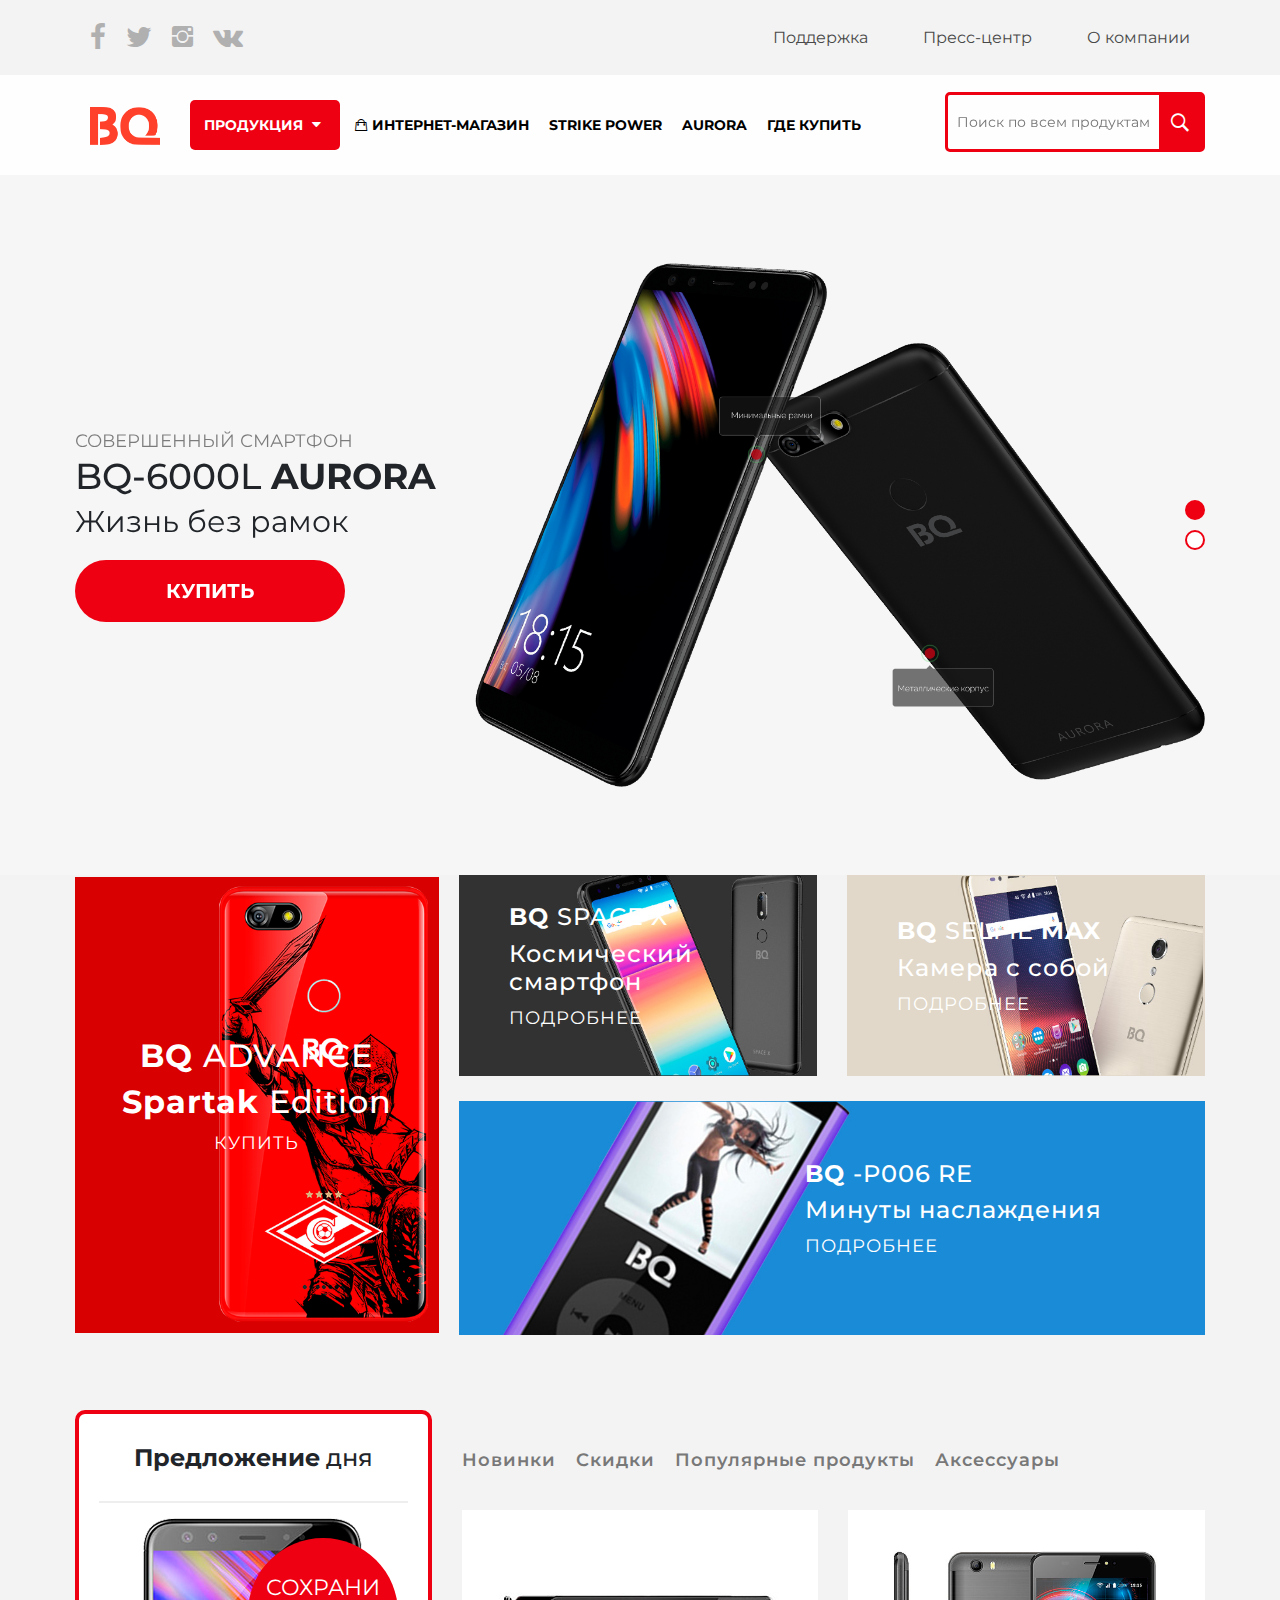
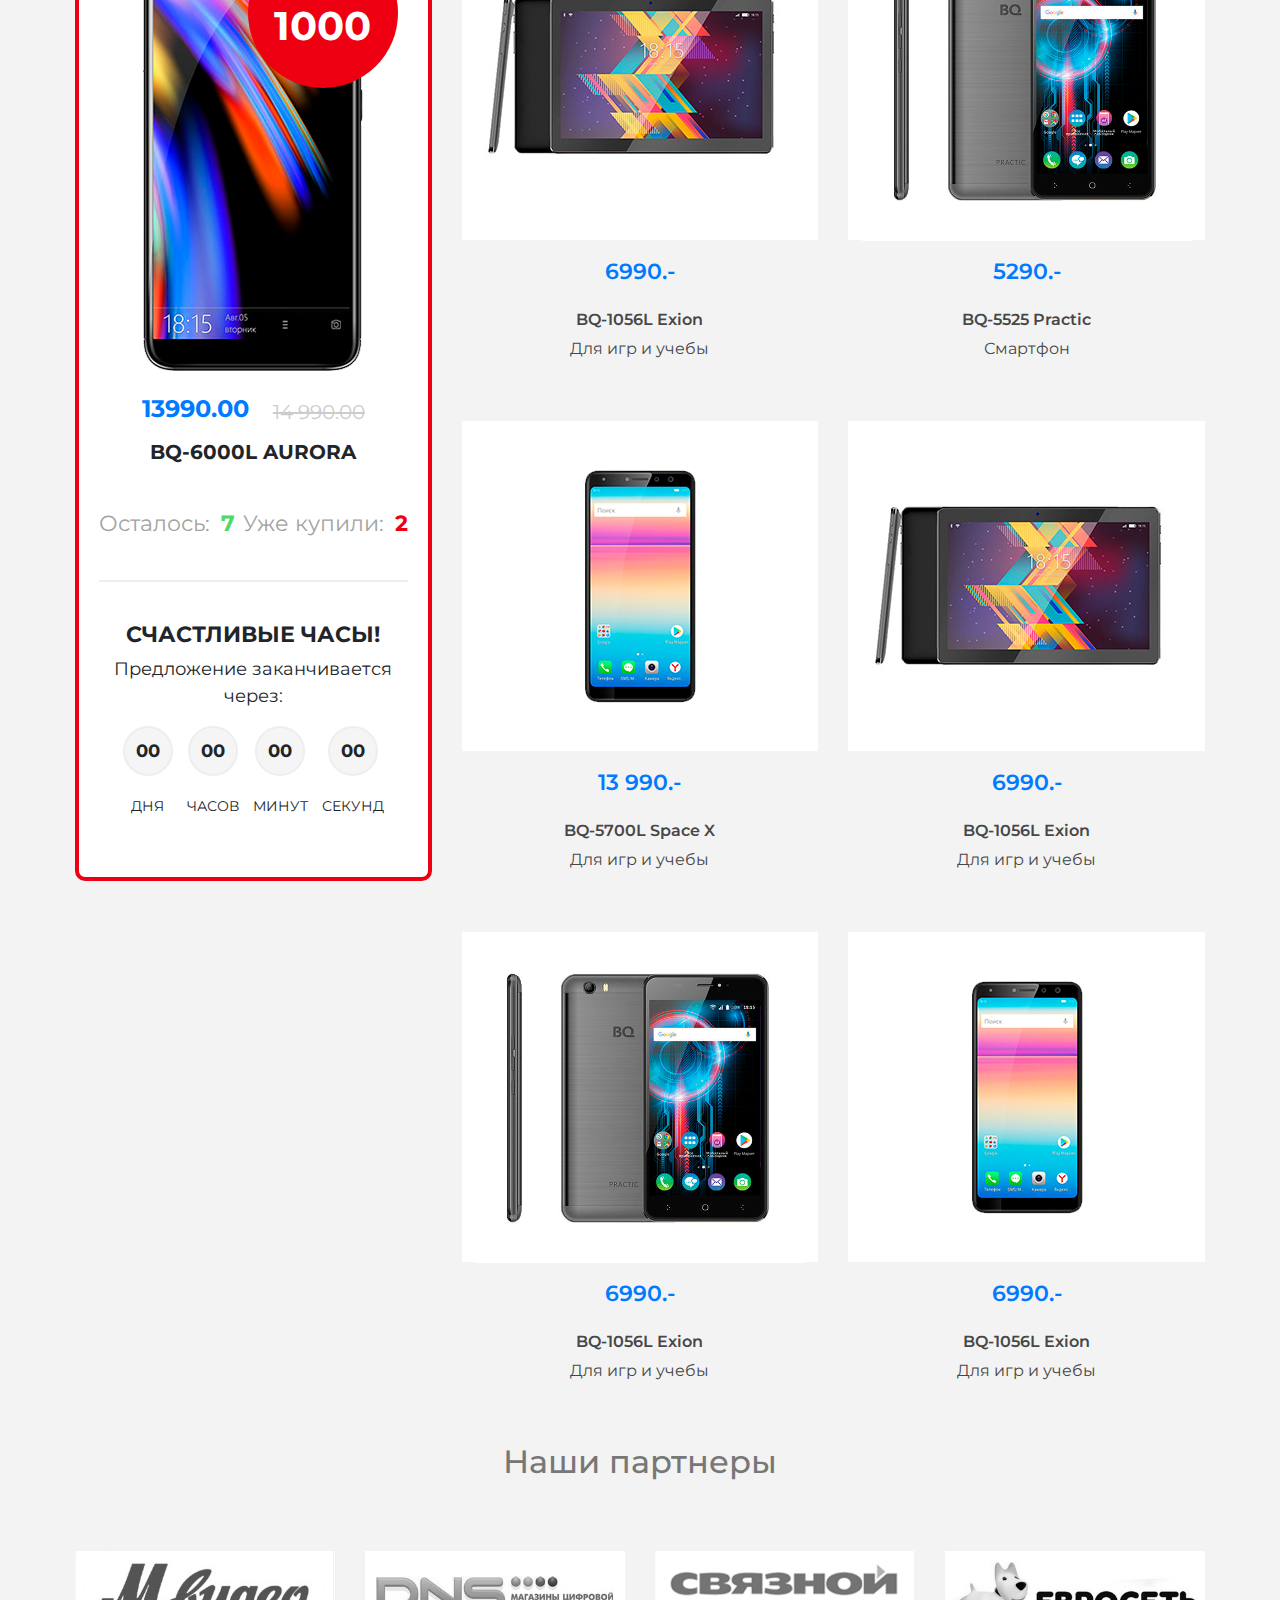
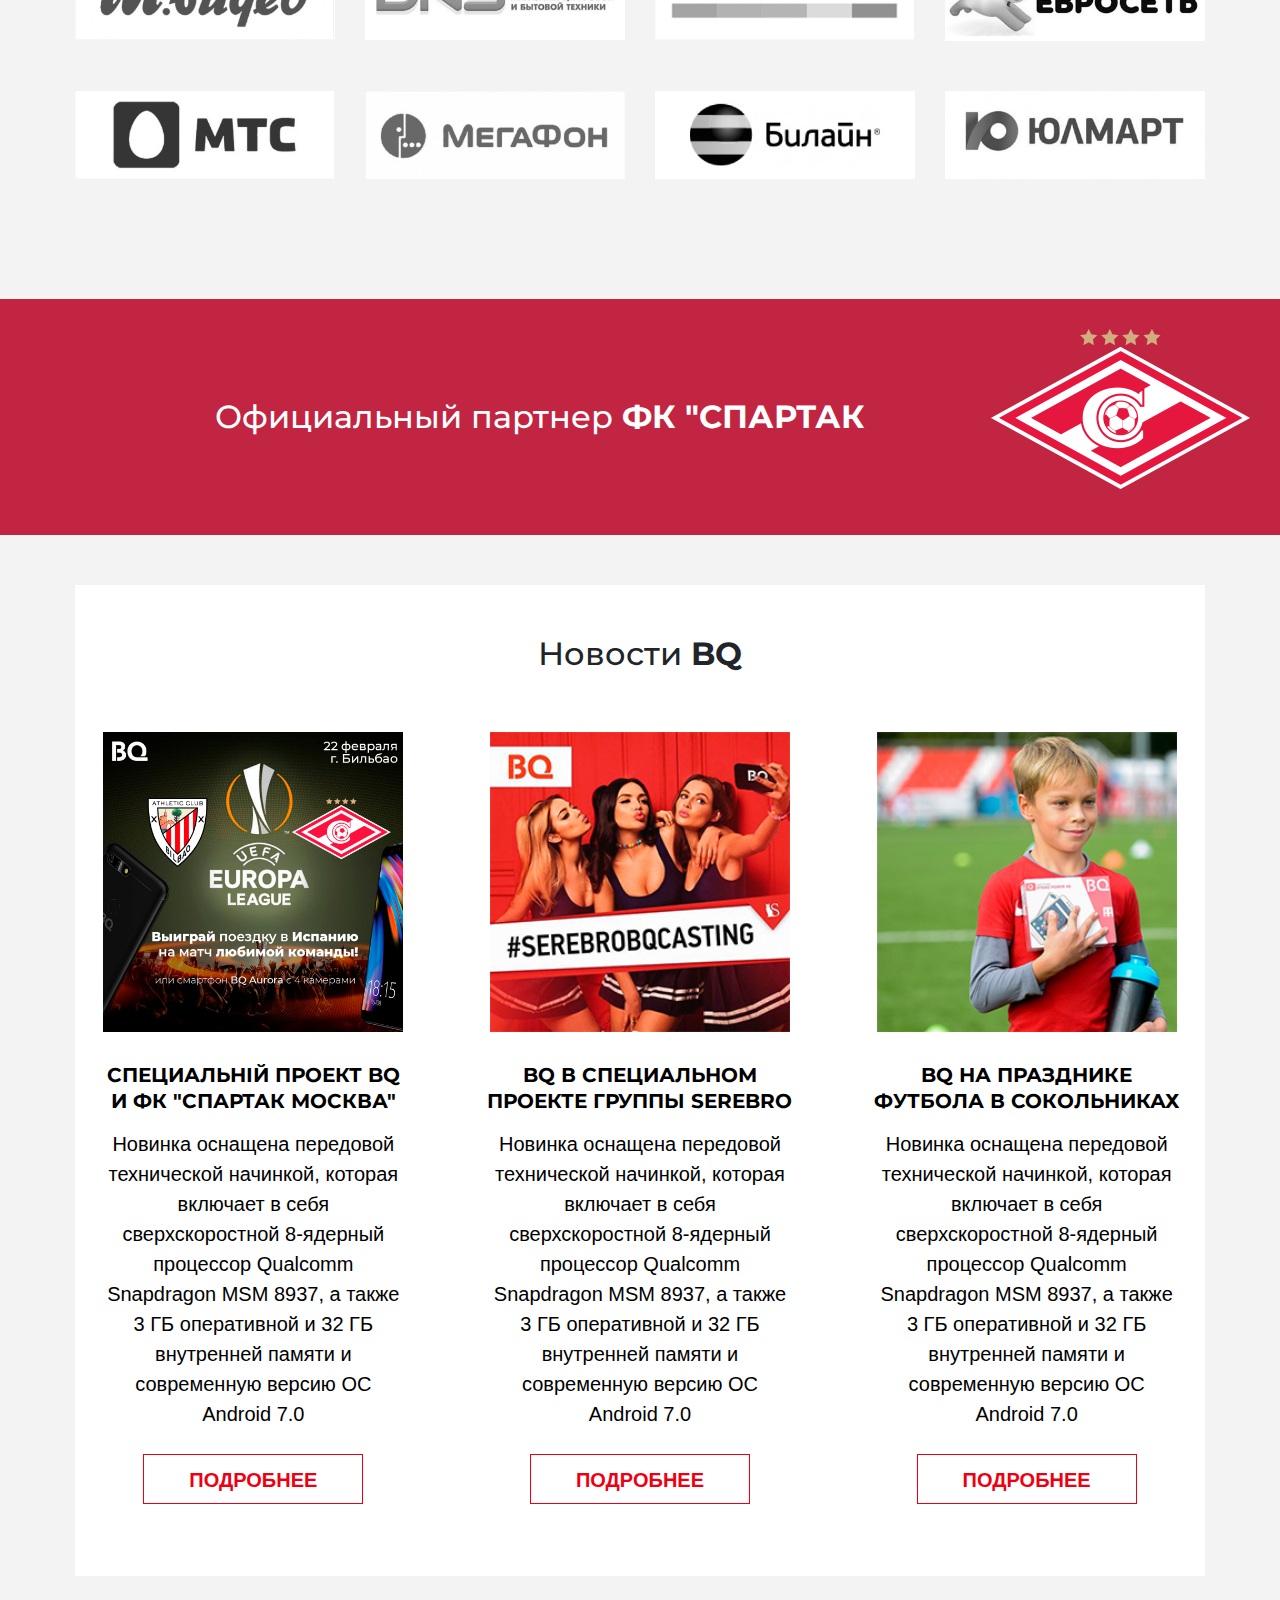
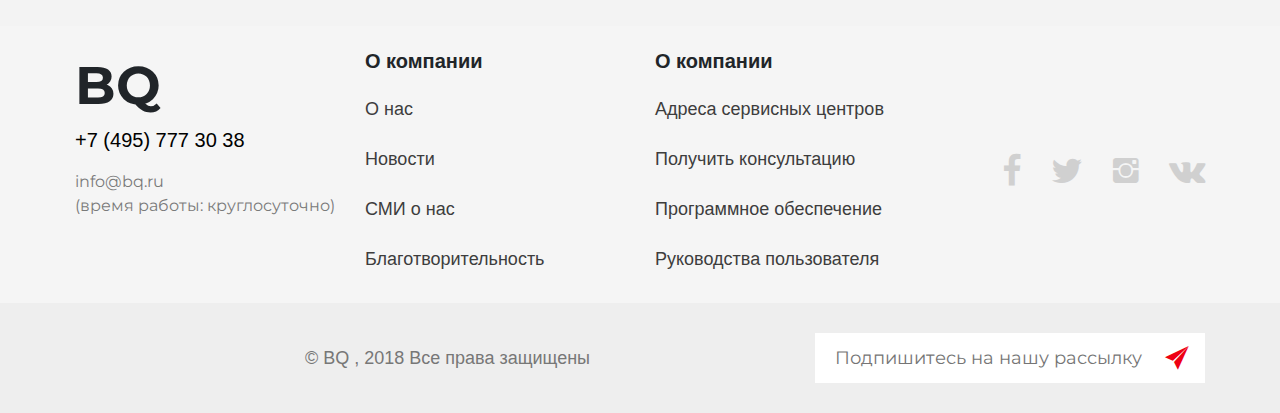
<file: index.html>
<!DOCTYPE html>
<html lang="ru">
<head>
    <meta charset="UTF-8">
    <meta http-equiv="X-UA-Compatible" content="IE=edge">
    <meta name="viewport" content="width=device-width, user-scalable=no, initial-scale=1.0, maximum-scale=1.0, minimum-scale=1.0">
    <link rel="stylesheet" href="css/bootstrap.css">
    <link rel="stylesheet" href="css/ionicons.css">
    <link rel="stylesheet" href="js/library/slick/slick.css">
    <link rel="stylesheet" href="https://maxcdn.bootstrapcdn.com/font-awesome/4.7.0/css/font-awesome.min.css">
    <link rel="stylesheet" href="css/common.css">
    <link rel="stylesheet" href="css/media.css">
    <link href="https://fonts.googleapis.com/css?family=Montserrat:400,600,700" rel="stylesheet">
    <title>BQ</title>
</head>
<body>
<header>
    <div class="container-fluid">
        <div class="row">
            <section class="top-nav d-flex pad hidden-md">
                <div class="col-xl-6">
                    <ul class="list-unstyled d-flex social">
                        <li><a href="#"><i class="fa fa-facebook"></i></a></li>
                        <li><a href="#"><i class="fa fa-twitter"></i></a></li>
                        <li><a href="#"><i class="ion-social-instagram"></i></a></li>
                        <li><a href="#"><i class="fa fa-vk"></i></a></li>
                    </ul>
                </div>
                <div class="col-xl-6">
                    <nav>
                        <ul class="list-unstyled top-nav d-flex justify-content-end">
                            <li><a href="#">Поддержка</a></li>
                            <li><a href="#">Пресс-центр</a></li>
                            <li><a href="#">О компании</a></li>
                        </ul>
                    </nav>
                </div>
            </section>
            <section class="header d-flex hidden-md">
                <div class="col-xl-12">
                    <nav>
                        <div class="nav-menu d-flex">
                            <ul class="header list-unstyled d-flex hidden-md">
                                <a href="#" class="logo-item"><img src="img/logo.png" alt="logo"></a>
                                <li>
                                    <section class="products">
                                        <a href="#">Продукция <i class="ion-arrow-down-b"></i></a>
                                        <ul class="list-unstyled">
                                            <li><a href="#">Product 1</a></li>
                                            <li><a href="#">Product 2</a></li>
                                            <li><a href="#">Product 3</a></li>
                                            <li><a href="#">Product 4</a></li>
                                            <li><a href="#">Product 5</a></li>
                                        </ul>

                                    </section>
                                </li>
                                <li><a href="#"><i class="ion-bag"></i>интернет-магазин</a></li>
                                <li><a href="#">strike power</a></li>
                                <li><a href="#">aurora</a></li>
                                <li><a href="#">где купить</a></li>
                            </ul>
                            <ul class="list-unstyled search d-flex justify-content-end hidden-md">
                                <form action="#" class="search-form d-flex">
                                    <input type="text" placeholder="Поиск по всем продуктам">
                                    <button type="submit" ><a href="#"><i class="ion-ios-search-strong"></i></a></button>
                                </form>
                            </ul>

                        </div>
                    </nav>
                </div>
            </section>
            <section class="header visible-md row no-gutters align-items-center justify-content-between">
              <a href="#" class="logo-item visible-md"><img src="img/logo.png" alt="logo"></a>
              <div class="hamburger-box visible-md">
                <div class="hamburger-inner"></div>
              </div>
            </section>
        </div>
    </div>
</header>
<div class="mobile-panel pad" id="mobile-panel">
  <ul class="header list-unstyled">
      <li>
        <a href="#" class="toggle-button">Продукция <i class="ion-arrow-down-b"></i></a>
        <ul class="drop-menu list-unstyled">
            <li><a href="#">Product 1</a></li>
            <li><a href="#">Product 2</a></li>
            <li><a href="#">Product 3</a></li>
            <li><a href="#">Product 4</a></li>
            <li><a href="#">Product 5</a></li>
        </ul>
      </li>
      <li><a href="#">интернет-магазин</a></li>
      <li><a href="#">strike power</a></li>
      <li><a href="#">aurora</a></li>
      <li><a href="#">где купить</a></li>
      <li><a href="#">Поддержка</a></li>
      <li><a href="#">Пресс-центр</a></li>
      <li><a href="#">О компании</a></li>
  </ul>
  <form action="#" class="search-form d-flex">
    <input type="text" placeholder="Поиск по всем продуктам">
    <button type="submit"><a href="#"><i class="ion-ios-search-strong"></i></a></button>
  </form>
  <ul class="list-unstyled d-flex social">
      <li><a href="#"><i class="fa fa-facebook"></i></a></li>
      <li><a href="#"><i class="fa fa-twitter"></i></a></li>
      <li><a href="#"><i class="ion-social-instagram"></i></a></li>
      <li><a href="#"><i class="fa fa-vk"></i></a></li>
  </ul>
</div>
<section class="main-content">
    <div class="container-fluid pad slider hidden-xs">
      <div class="row no-gutters">
          <!--Слайдер заглушка-->
          <div class="main-slider">
            <div class="slider-item">
              <div class="slider-descr row no-gutters align-items-center">
                <div>
                  <div class="slider-name">СОВЕРШЕННЫЙ СМАРТФОН</div>
                  <h2 class="slider-title">BQ-6000L <b>Aurora</b></h2>
                  <p class="slider-text">
                    Жизнь без рамок
                  </p>
                  <a href="#" class="btn btn-red">Купить</a>
                </div>
              </div>
              <div class="slider-img row no-gutters align-items-center">
                <div class="slider-img__item">
                  <img src="img/slide-img.png" alt="">
                </div>
              </div>
            </div>
            <div class="slider-item">
              <div class="slider-descr row no-gutters align-items-center">
                <div>
                  <div class="slider-name">СОВЕРШЕННЫЙ СМАРТФОН</div>
                  <h2 class="slider-title">BQ-6000L <b>Aurora</b></h2>
                  <a href="#" class="btn btn-red">Купить</a>
                </div>
              </div>
            </div>
          </div>
        </div>
    </div>
    <div class="container-fluid pad">
            <div class="row no-gutters">
                <!--Специальные предложения-->
                <div class="special-offers d-flex">
                    <div class="post-thumb" style="margin-right: 20px;">
                        <a href="#">
                            <img src="img/5500L-red_back.png" alt="" class="hidden-sm">
                            <div class="post-img visible-sm" style="background-image: url(img/5500L-red_back.png)"></div>
                        </a>
                        <a href="#" class="post-thumb-overlay text-center row no-gutters align-items-center">
                            <div class="text-center">
                                <h1><strong>BQ </strong>ADVANCE</h1>
                                <h1><strong>Spartak </strong>Edition</h1>
                                <p>купить</p>
                            </div>
                        </a>
                    </div>
                    <div class="justify-content-end">
                        <div class="d-flex sm-block">
                            <div class="post-thumb">
                                <a href="#">
                                  <img class="hidden-sm" src="img/bq_space-x.jpg" alt="">
                                  <div class="post-img visible-sm" style="background-image: url(img/bq_space-x.jpg)"></div>
                                </a>
                                <a href="#" class="post-thumb-overlay text-left row no-gutters align-items-center">
                                    <div class="" style="padding-left: 50px;">
                                        <h2><strong>BQ </strong>SPACE X</h2>
                                        <h2>Космический смартфон</h2>
                                        <p>подробнее</p>
                                    </div>
                                </a>

                            </div>
                            <div class="post-thumb" style="margin-left: 30px;">
                                    <a href="#">
                                        <img class="hidden-sm" src="img/bq_selfie-max.jpg" alt="">
                                        <div class="post-img visible-sm" style="background-image: url(img/bq_selfie-max.jpg)"></div>
                                    </a>
                                    <a href="#" class="post-thumb-overlay text-left row no-gutters align-items-center">
                                        <div class="" style="padding-left: 50px;">
                                            <h2><strong>BQ </strong>SELFIE <strong>MAX</strong></h2>
                                            <h2>Камера с собой</h2>
                                            <p>подробнее</p>
                                        </div>
                                    </a>
                            </div>
                        </div>
                        <div class="post-thumb" style="margin-top: 25px;">
                            <a href="#">
                                <img class="hidden-sm" src="img/BQ-P006-1_Foto_630x475.jpg" alt="">
                                <div class="post-img visible-sm" style="background-image: url(img/BQ-P006-1_Foto_630x475.jpg)"></div>
                            </a>
                            <a href="#" class="post-thumb-overlay text-right row no-gutters align-items-center">
                                <div class="clearfix">
                                    <div class="right-text">
                                      <h2><strong>BQ </strong>-P006 RE</h2>
                                      <h2>Минуты наслаждения</h2>
                                      <p>подробнее</p>
                                    </div>
                                </div>
                            </a>
                        </div>
                    </div>
                </div>
            </div>
            <div class="catalog d-flex">
                    <div class="row">
                    <div class="col-xl-4 hidden-xs">
                        <div class="day-offer">
                          <div class="day-offer__header">
                            <h3 class="item-title"><b>Предложение</b> дня</h3>
                          </div>
                          <div class="day-offer__content">
                            <div class="day-offer__img">
                              <img src="img/phone.png" alt="">
                              <div class="day-offer__label row no-gutters align-items-center">
                                <div>
                                  сохрани <br>
                                  <b>1000</b>
                                </div>
                              </div>
                            </div>
                            <div class="day-offer__price">
                              <div class="price-today">13990.00</div>
                              <div class="price-prev">14 990.00</div>
                            </div>
                            <div class="day-offer__name">
                              <b>BQ-6000L AURORA</b>
                            </div>
                            <div class="day-offer__count row no-gutters justify-content-between">
                              <div>
                                Осталось: <span class="green-color">7</span>
                              </div>
                              <div>
                                Уже купили: <span class="red-color">2</span>
                              </div>
                            </div>
                          </div>
                          <div class="day-offer__footer">
                            <div class="timer">
                              <h3 class="timer-title">СЧАСТЛИВЫЕ ЧАСЫ!</h3>
                              <p class="timer-subtitle">
                                Предложение заканчивается через:
                              </p>
                              <div id="clock"></div>
                            </div>
                          </div>
                        </div>
                    </div>
                    <div class="col-xl-8">
                        <div class="catalog-items">
                            <div class="catalog-categories d-flex">
                                <div><a href="#">Новинки</a></div>
                                <div><a href="#">Скидки</a></div>
                                <div><a href="#">Популярные продукты</a></div>
                                <div><a href="#">Аксессуары</a></div>
                            </div>

                            <div class="products d-flex">
                                <div class="row">
                                    <div class="product-item col-xl-4">
                                        <div class="product">
                                            <a href="#">
                                            <div class="prew_img">
                                                <img src="img/exion.jpg" alt="">
                                            </div>
                                            <div class="price">6990.-</div>
                                            <div class="name">BQ-1056L Exion</div>
                                            <div class="category">Для игр и учебы</div>
                                            </a>
                                        </div>
                                    </div>
                                    <div class="product-item col-xl-4">
                                        <div class="product">
                                            <a href="#">
                                                <div class="prew_img">
                                                    <img src="img/2200.png" alt="">
                                                </div>
                                                <div class="price">5290.-</div>
                                                <div class="name">BQ-5525 Practic</div>
                                                <div class="category">Смартфон</div>
                                            </a>
                                        </div>
                                    </div>
                                    <div class="product-item col-xl-4">
                                        <div class="product">
                                            <a href="#">
                                                <div class="prew_img">
                                                    <img src="img/space-x.jpg" alt="">
                                                </div>
                                                <div class="price">13 990.-</div>
                                                <div class="name">BQ-5700L Space X</div>
                                                <div class="category">Для игр и учебы</div>
                                            </a>
                                        </div>
                                    </div>
                                    <div class="product-item col-xl-4">
                                        <div class="product">
                                            <a href="#">
                                                <div class="prew_img">
                                                    <img src="img/exion.jpg" alt="">
                                                </div>
                                                <div class="price">6990.-</div>
                                                <div class="name">BQ-1056L Exion</div>
                                                <div class="category">Для игр и учебы</div>
                                            </a>
                                        </div>
                                    </div>
                                    <div class="product-item col-xl-4">
                                        <div class="product">
                                            <a href="#">
                                                <div class="prew_img">
                                                    <img src="img/2200.png" alt="">
                                                </div>
                                                <div class="price">6990.-</div>
                                                <div class="name">BQ-1056L Exion</div>
                                                <div class="category">Для игр и учебы</div>
                                            </a>
                                        </div>
                                    </div>
                                    <div class="product-item col-xl-4">
                                        <div class="product">
                                            <a href="#">
                                                <div class="prew_img">
                                                    <img src="img/space-x.jpg" alt="">
                                                </div>
                                                <div class="price">6990.-</div>
                                                <div class="name">BQ-1056L Exion</div>
                                                <div class="category">Для игр и учебы</div>
                                            </a>
                                        </div>
                                    </div>
                                </div>
                            </div>
                        </div>
                    </div>

                </div>

            </div>
            <div class="partners">
                <div class="row">
                    <div class="col-xl-12">
                        <h1>Наши партнеры</h1>
                    </div>
                </div>
                <div class="partners-name">
                    <div class="row">
                        <div class="col-xl-3 col-sm-4 col-6">
                            <div class="partner">
                                <a href="#">
                                    <img src="img/m-video-logo.jpg" alt="">
                                </a>
                            </div>
                        </div>
                        <div class="col-xl-3 col-sm-4 col-6">
                            <div class="partner">
                                <a href="#">
                                    <img src="img/dns-logo.jpg" alt="">
                                </a>
                            </div>
                        </div>
                        <div class="col-xl-3 col-sm-4 col-6">
                            <div class="partner">
                                <a href="#">
                                    <img src="img/svyaznoy-logo.png" alt="">
                                </a>
                            </div>
                        </div>
                        <div class="col-xl-3 col-sm-4 col-6">
                            <div class="partner">
                                <a href="#">
                                    <img src="img/euro-net.jpg" alt="">
                                </a>
                            </div>
                        </div>
                        <div class="col-xl-3 col-sm-4 col-6">
                            <div class="partner">
                                <a href="#">
                                    <img src="img/mts-logo.jpg" alt="">
                                </a>
                            </div>
                        </div>
                        <div class="col-xl-3 col-sm-4 col-6">
                            <div class="partner">
                                <a href="#">
                                    <img src="img/megafon-logo.jpg" alt="">
                                </a>
                            </div>
                        </div>
                        <div class="col-xl-3 col-sm-4 col-6">
                            <div class="partner">
                                <a href="#">
                                    <img src="img/biline-logo.jpg" alt="">
                                </a>
                            </div>
                        </div>
                        <div class="col-xl-3 col-sm-4 col-6">
                            <div class="partner">
                                <a href="#">
                                    <img src="img/asulmart.jpg" alt="">
                                </a>
                            </div>
                        </div>
                    </div>
                </div>
                </div>
    </div>
    <div class="container-fluid oficial hidden-sm">
        <div class="col-xl-12">
            <div class="d-flex">
                <h1>Официальный партнер <strong>ФК "СПАРТАК МОСКВА"</strong></h1>
                <img src="img/spartak-logo.png" alt="">
            </div>

        </div>
    </div>
    <div class="container-fluid pad">
        <div class="news">
            <div class="row">
                <div class="col-xl-12">
                    <div class="news-title text-center">
                        <h1>Новости <b>BQ</b></h1>
                    </div>
                </div>
            </div>
            <div class="row">
                <div class="col-xl-4">
                    <div class="news-item text-center">
                        <a href="#">
                            <div class="news-prew_img">
                                <img src="img/bq-euro.jpg" alt="">
                            </div>
                            <div class="news-item_title">
                                специальній проект BQ и фк "спартак москва"
                            </div>
                            <div class="description">Новинка оснащена передовой технической начинкой, которая включает в себя сверхскоростной 8-ядерный процессор Qualcomm Snapdragon MSM 8937, а также 3 ГБ оперативной и 32 ГБ внутренней памяти и современную версию ОС Android 7.0
                            </div>
                            <div class="more">Подробнее</div>
                        </a>
                    </div>
                </div>
                <div class="col-xl-4">
                    <div class="news-item text-center">
                        <a href="#">
                            <div class="news-prew_img text-center">
                                <img src="img/bq-cast.jpg" alt="">
                            </div>
                            <div class="news-item_title">
                                BQ в специальном проекте группы serebro
                            </div>
                            <div class="description">Новинка оснащена передовой технической начинкой, которая включает в себя сверхскоростной 8-ядерный процессор Qualcomm Snapdragon MSM 8937, а также 3 ГБ оперативной и 32 ГБ внутренней памяти и современную версию ОС Android 7.0
                            </div>
                            <div class="more">Подробнее</div>
                        </a>
                    </div>
                </div>
                <div class="col-xl-4">
                    <div class="news-item text-center">
                        <a href="#">
                            <div class="news-prew_img">
                                <img src="img/bq-foot.jpg" alt="">
                            </div>
                            <div class="news-item_title">
                                BQ на празднике футбола в сокольниках
                            </div>
                            <div class="description">Новинка оснащена передовой технической начинкой, которая включает в себя сверхскоростной 8-ядерный процессор Qualcomm Snapdragon MSM 8937, а также 3 ГБ оперативной и 32 ГБ внутренней памяти и современную версию ОС Android 7.0
                            </div>
                            <div class="more">Подробнее</div>
                        </a>
                    </div>
                </div>
            </div>
        </div>
    </div>
</section>
<footer>
    <div class="container-fluid pad">  
      <div class="row">
          <div class="col-lg-3">
              <div class="contacts">
                  <div class="title">
                      BQ
                  </div>
                  <div class="phone">
                      <a href="tel:+74957773038">+7 (495) 777 30 38</a>
                  </div>
                  <div class="email">
                      <a href="mailto:info@bq.ru">info@bq.ru</a>
                      <p>(время работы: круглосуточно)</p>
                  </div>

              </div>
          </div>
          <div class="col-lg-3">
              <div class="about">
                  <div class="title">
                      О компании
                  </div>
                  <div class="link"><a href="#">О нас</a></div>
                  <div class="link"><a href="#">Новости</a></div>
                  <div class="link"><a href="#">СМИ о нас</a></div>
                  <div class="link"><a href="#">Благотворительность</a></div>
              </div>
          </div>
          <div class="col-lg-3">
              <div class="support">
                  <div class="title">
                      О компании
                  </div>
                  <div class="link"><a href="#">Адреса сервисных центров</a></div>
                  <div class="link"><a href="#">Получить консультацию</a></div>
                  <div class="link"><a href="#">Программное обеспечение</a></div>
                  <div class="link"><a href="#">Руководства пользователя</a></div>
              </div>
          </div>
          <div class="col-lg-3">
              <div class="social d-flex justify-content-end">
                  <div><a href="#"><i class="fa fa-facebook"></i></a></div>
                  <div><a href="#"><i class="fa fa-twitter"></i></a></div>
                  <div><a href="#"><i class="ion-social-instagram"></i></a></div>
                  <div><a href="#"><i class="fa fa-vk"></i></a></div>
              </div>
          </div>
      </div>
    </div>
    <div class="container-fluid pad footer-bottom">
      <div class="row no-gutters justify-content-between bottom align-items-center">
        <div class="hidden-xs">&nbsp;</div>
        <div class="copy">&copy; BQ , 2018 Все права защищены</div>
        <div class="subscribe-form">
          <form action="">
            <input type="text" class="subscribe-form__field" placeholder="Подпишитесь на нашу рассылку">
            <button type="submit" class="subscribe-form__btn">
              <i class="ion-ios-paperplane"></i>
            </button>
          </form>
        </div>
      </div>
    </div>
</footer>
  <script src="js/jquery-3.2.1.min.js"></script>
  <script src="js/library/slick/slick.min.js"></script>
  <script src="js/library/countdown/jquery.countdown.min.js"></script>
  <script src="js/bootstrap.js"></script>
  <script src="js/headhesive.min.js"></script>
  <script src="js/js.js"></script>
</body>
</html>
</file>
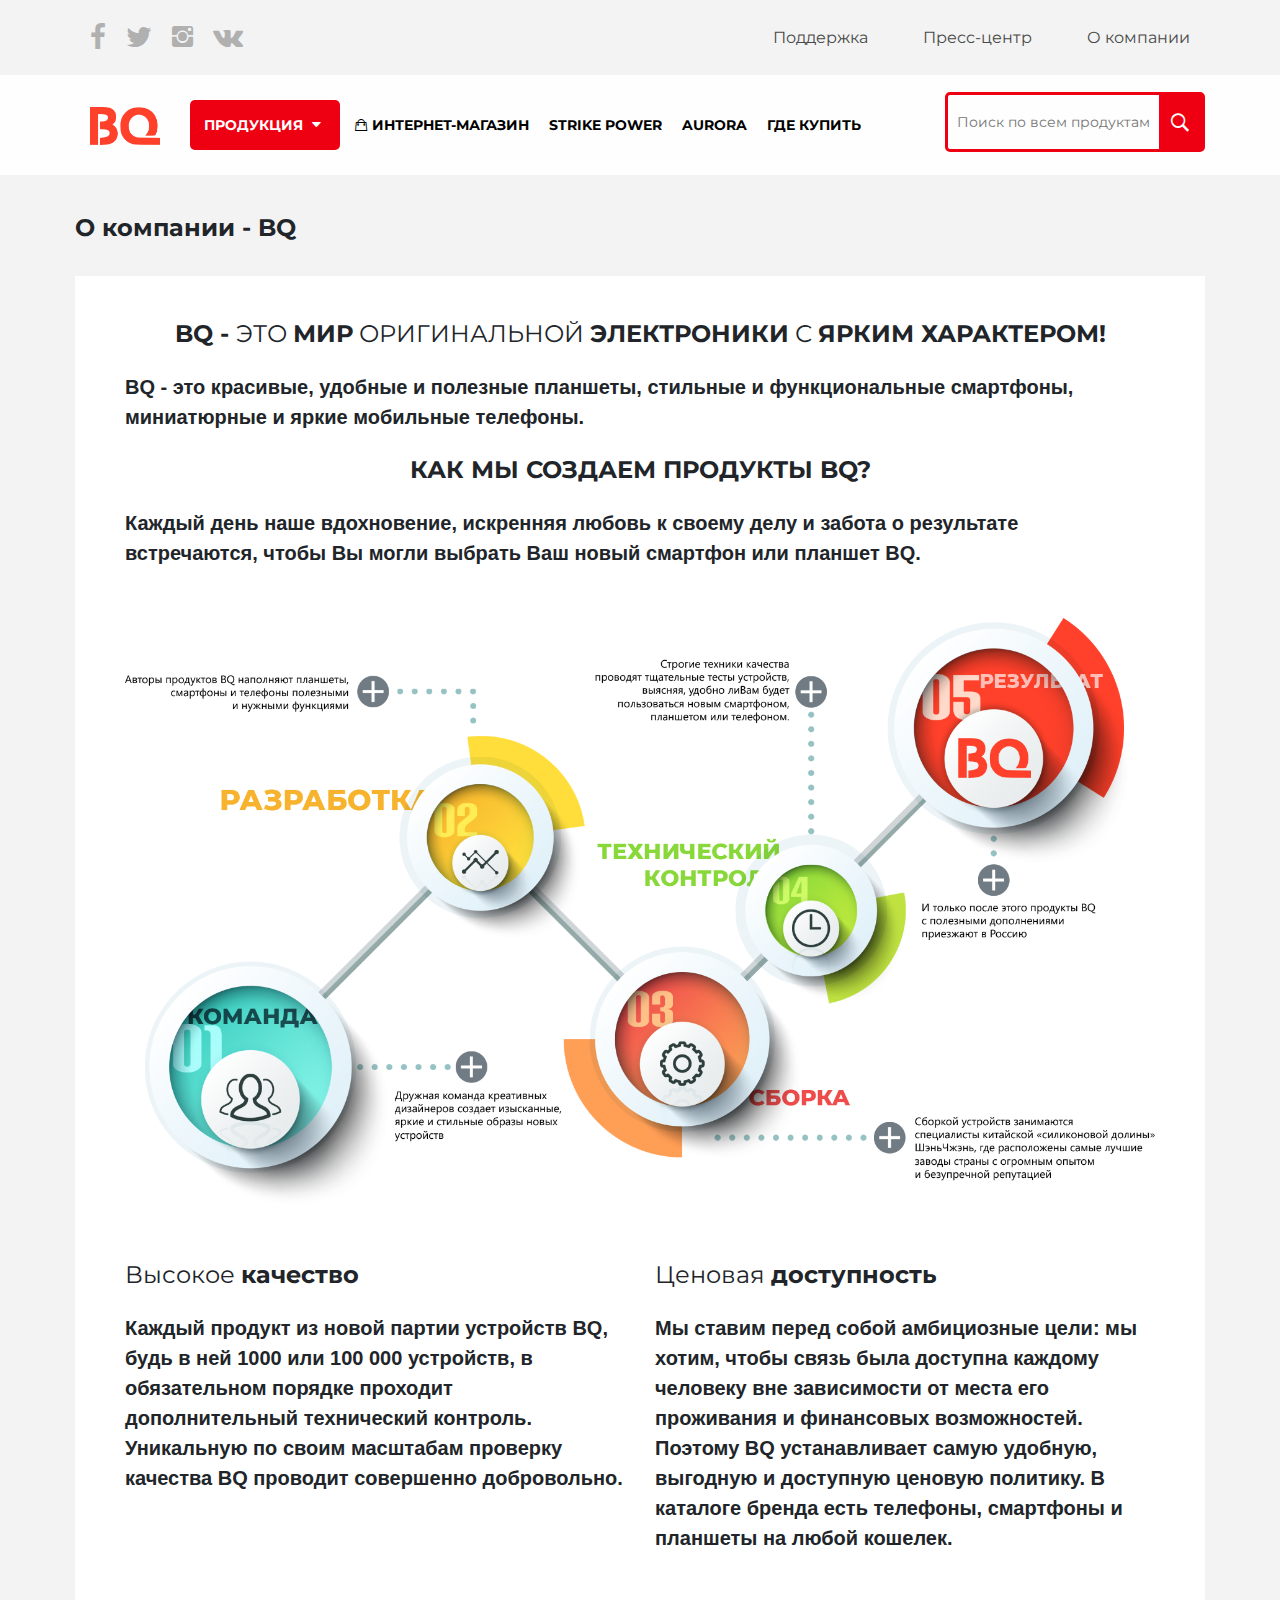
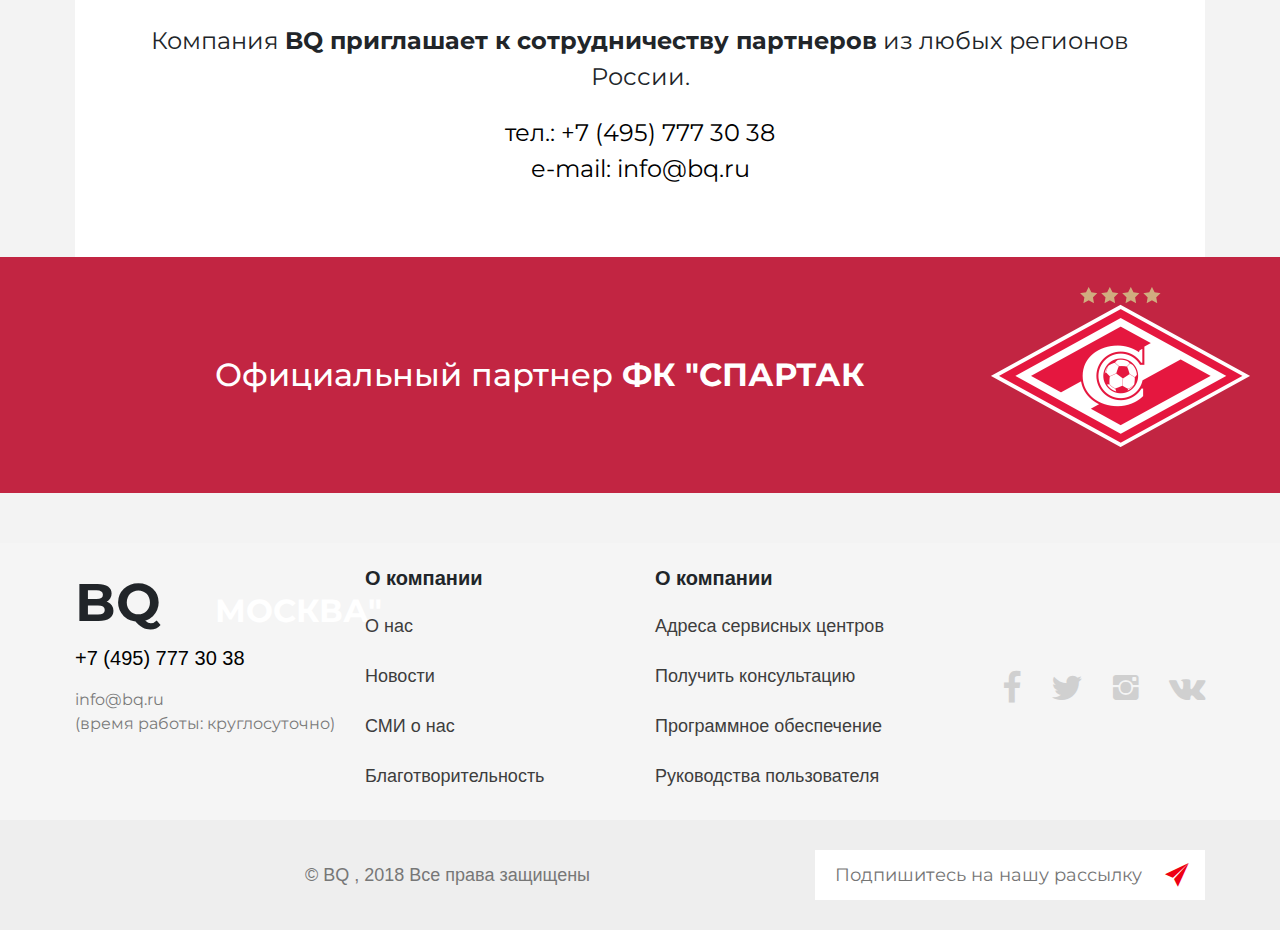
<file: about.html>
<!DOCTYPE html>
<html lang="ru">
<head>
    <meta charset="UTF-8">
    <meta http-equiv="X-UA-Compatible" content="IE=edge">
    <meta name="viewport" content="width=device-width, user-scalable=no, initial-scale=1.0, maximum-scale=1.0, minimum-scale=1.0">
    <link rel="stylesheet" href="css/bootstrap.css">
    <link rel="stylesheet" href="css/ionicons.css">
    <link rel="stylesheet" href="js/library/slick/slick.css">
    <link rel="stylesheet" href="https://maxcdn.bootstrapcdn.com/font-awesome/4.7.0/css/font-awesome.min.css">
    <link rel="stylesheet" href="css/common.css">
    <link rel="stylesheet" href="css/media.css">
    <link href="https://fonts.googleapis.com/css?family=Montserrat:400,600,700" rel="stylesheet">
    <title>BQ</title>
</head>
<body>
  <header>
    <div class="container-fluid">
        <div class="row">
            <section class="top-nav d-flex pad hidden-md">
                <div class="col-xl-6">
                    <ul class="list-unstyled d-flex social">
                        <li><a href="#"><i class="fa fa-facebook"></i></a></li>
                        <li><a href="#"><i class="fa fa-twitter"></i></a></li>
                        <li><a href="#"><i class="ion-social-instagram"></i></a></li>
                        <li><a href="#"><i class="fa fa-vk"></i></a></li>
                    </ul>
                </div>
                <div class="col-xl-6">
                    <nav>
                        <ul class="list-unstyled top-nav d-flex justify-content-end">
                            <li><a href="#">Поддержка</a></li>
                            <li><a href="#">Пресс-центр</a></li>
                            <li><a href="#">О компании</a></li>
                        </ul>
                    </nav>
                </div>
            </section>
            <section class="header d-flex hidden-md">
                <div class="col-xl-12">
                    <nav>
                        <div class="nav-menu d-flex">
                            <ul class="header list-unstyled d-flex hidden-md">
                                <a href="#" class="logo-item"><img src="img/logo.png" alt="logo"></a>
                                <li>
                                    <section class="products">
                                        <a href="#">Продукция <i class="ion-arrow-down-b"></i></a>
                                        <ul class="list-unstyled">
                                            <li><a href="#">Product 1</a></li>
                                            <li><a href="#">Product 2</a></li>
                                            <li><a href="#">Product 3</a></li>
                                            <li><a href="#">Product 4</a></li>
                                            <li><a href="#">Product 5</a></li>
                                        </ul>

                                    </section>
                                </li>
                                <li><a href="#"><i class="ion-bag"></i>интернет-магазин</a></li>
                                <li><a href="#">strike power</a></li>
                                <li><a href="#">aurora</a></li>
                                <li><a href="#">где купить</a></li>
                            </ul>
                            <ul class="list-unstyled search d-flex justify-content-end hidden-md">
                                <form action="#" class="search-form d-flex">
                                    <input type="text" placeholder="Поиск по всем продуктам">
                                    <button type="submit" ><a href="#"><i class="ion-ios-search-strong"></i></a></button>
                                </form>
                            </ul>

                        </div>
                    </nav>
                </div>
            </section>
            <section class="header visible-md row no-gutters align-items-center justify-content-between">
              <a href="#" class="logo-item visible-md"><img src="img/logo.png" alt="logo"></a>
              <div class="hamburger-box visible-md">
                <div class="hamburger-inner"></div>
              </div>
            </section>
        </div>
    </div>
</header>
<div class="mobile-panel pad" id="mobile-panel">
  <ul class="header list-unstyled">
      <li>
        <a href="#" class="toggle-button">Продукция <i class="ion-arrow-down-b"></i></a>
        <ul class="drop-menu list-unstyled">
            <li><a href="#">Product 1</a></li>
            <li><a href="#">Product 2</a></li>
            <li><a href="#">Product 3</a></li>
            <li><a href="#">Product 4</a></li>
            <li><a href="#">Product 5</a></li>
        </ul>
      </li>
      <li><a href="#">интернет-магазин</a></li>
      <li><a href="#">strike power</a></li>
      <li><a href="#">aurora</a></li>
      <li><a href="#">где купить</a></li>
      <li><a href="#">Поддержка</a></li>
      <li><a href="#">Пресс-центр</a></li>
      <li><a href="#">О компании</a></li>
  </ul>
  <form action="#" class="search-form d-flex">
    <input type="text" placeholder="Поиск по всем продуктам">
    <button type="submit"><a href="#"><i class="ion-ios-search-strong"></i></a></button>
  </form>
  <ul class="list-unstyled d-flex social">
      <li><a href="#"><i class="fa fa-facebook"></i></a></li>
      <li><a href="#"><i class="fa fa-twitter"></i></a></li>
      <li><a href="#"><i class="ion-social-instagram"></i></a></li>
      <li><a href="#"><i class="fa fa-vk"></i></a></li>
  </ul>
</div>
  <section class="main">
      <div class="container-fluid pad">
          <div class="row">
              <div class="col-xl-12">
                  <div class="page-title">
                      О компании - BQ
                  </div>
              </div>
          </div>
          <div class="page-content">
              <div class="row">
                  <div class="col-xl-12">
                      <div class="title">
                          <strong>BQ - </strong>это <strong>мир</strong> оригинальной <strong>электроники</strong> с <strong>ярким характером!</strong>
                      </div>
                      <div class="content">
                          <b>BQ - </b>это красивые, удобные и полезные планшеты, стильные и функциональные смартфоны, миниатюрные и яркие мобильные телефоны.

                      </div>
                      <div class="title">
                          <strong>как мы создаем продукты bq?</strong>
                      </div>
                      <div class="content">
                          <b>Каждый день наше вдохновение, искренняя любовь к своему делу и забота о результате встречаются, чтобы Вы могли выбрать Ваш новый смартфон или планшет BQ.</b>
                      </div>
                      <div class="how-it-make">
                          <img src="img/how_it_make.png" alt="">
                      </div>
                  </div>
              </div>
              <div class="row">
                  <div class="col-xl-6">
                      <div class="adv_title">
                          Высокое <strong>качество</strong>
                      </div>
                      <div class="adv_content">
                          Каждый продукт из новой партии устройств BQ, будь в ней 1000 или 100 000 устройств, в обязательном порядке проходит дополнительный технический контроль. Уникальную по своим масштабам проверку качества BQ проводит совершенно добровольно.
                      </div>
                  </div>
                  <div class="col-xl-6">
                      <div class="adv_title">
                          Ценовая <strong>доступность</strong>
                      </div>
                      <div class="adv_content">
                          Мы ставим перед собой амбициозные цели: мы хотим, чтобы связь была доступна каждому человеку вне зависимости от места его проживания и финансовых возможностей. Поэтому BQ устанавливает самую удобную, выгодную и доступную ценовую политику. В каталоге бренда есть телефоны, смартфоны и планшеты на любой кошелек.
                      </div>
                  </div>
              </div>
              <div class="row">
                  <div class="col-xl-12">
                      <div class="for-partners text-center">
                          <div class="title">
                              Компания <strong>BQ приглашает к сотрудничеству партнеров</strong> из любых регионов России.
                          </div>
                          <div class="contacts">
                              <div><a href="tel:+74957773038">тел.: +7 (495) 777 30 38</a></div>
                              <div><a href="mailto:info@bq.ru">e-mail: info@bq.ru</a></div>
                          </div>
                      </div>
                  </div>
              </div>
          </div>
      </div>
  </section>
  <div class="container-fluid oficial hidden-sm">
      <div class="col-xl-12">
          <div class="d-flex">
              <h1>Официальный партнер <strong>ФК "СПАРТАК МОСКВА"</strong></h1>
              <img src="img/spartak-logo.png" alt="">
          </div>

      </div>
    </div>
  <footer>
      <div class="container-fluid pad">  
        <div class="row">
            <div class="col-lg-3">
                <div class="contacts">
                    <div class="title">
                        BQ
                    </div>
                    <div class="phone">
                        <a href="tel:+74957773038">+7 (495) 777 30 38</a>
                    </div>
                    <div class="email">
                        <a href="mailto:info@bq.ru">info@bq.ru</a>
                        <p>(время работы: круглосуточно)</p>
                    </div>

                </div>
            </div>
            <div class="col-lg-3">
                <div class="about">
                    <div class="title">
                        О компании
                    </div>
                    <div class="link"><a href="#">О нас</a></div>
                    <div class="link"><a href="#">Новости</a></div>
                    <div class="link"><a href="#">СМИ о нас</a></div>
                    <div class="link"><a href="#">Благотворительность</a></div>
                </div>
            </div>
            <div class="col-lg-3">
                <div class="support">
                    <div class="title">
                        О компании
                    </div>
                    <div class="link"><a href="#">Адреса сервисных центров</a></div>
                    <div class="link"><a href="#">Получить консультацию</a></div>
                    <div class="link"><a href="#">Программное обеспечение</a></div>
                    <div class="link"><a href="#">Руководства пользователя</a></div>
                </div>
            </div>
            <div class="col-lg-3">
                <div class="social d-flex justify-content-end">
                    <div><a href="#"><i class="fa fa-facebook"></i></a></div>
                    <div><a href="#"><i class="fa fa-twitter"></i></a></div>
                    <div><a href="#"><i class="ion-social-instagram"></i></a></div>
                    <div><a href="#"><i class="fa fa-vk"></i></a></div>
                </div>
            </div>
        </div>
      </div>
      <div class="container-fluid pad footer-bottom">
        <div class="row no-gutters justify-content-between bottom align-items-center">
          <div class="hidden-xs">&nbsp;</div>
          <div class="copy">&copy; BQ , 2018 Все права защищены</div>
          <div class="subscribe-form">
            <form action="">
              <input type="text" class="subscribe-form__field" placeholder="Подпишитесь на нашу рассылку">
              <button type="submit" class="subscribe-form__btn">
                <i class="ion-ios-paperplane"></i>
              </button>
            </form>
          </div>
        </div>
      </div>
  </footer>

  <script src="js/jquery-3.2.1.min.js"></script>
  <script src="js/library/slick/slick.min.js"></script>
  <script src="js/library/countdown/jquery.countdown.min.js"></script>
  <script src="js/bootstrap.js"></script>
  <script src="js/headhesive.min.js"></script>
  <script src="js/js.js"></script>
</body>
</html>
</file>
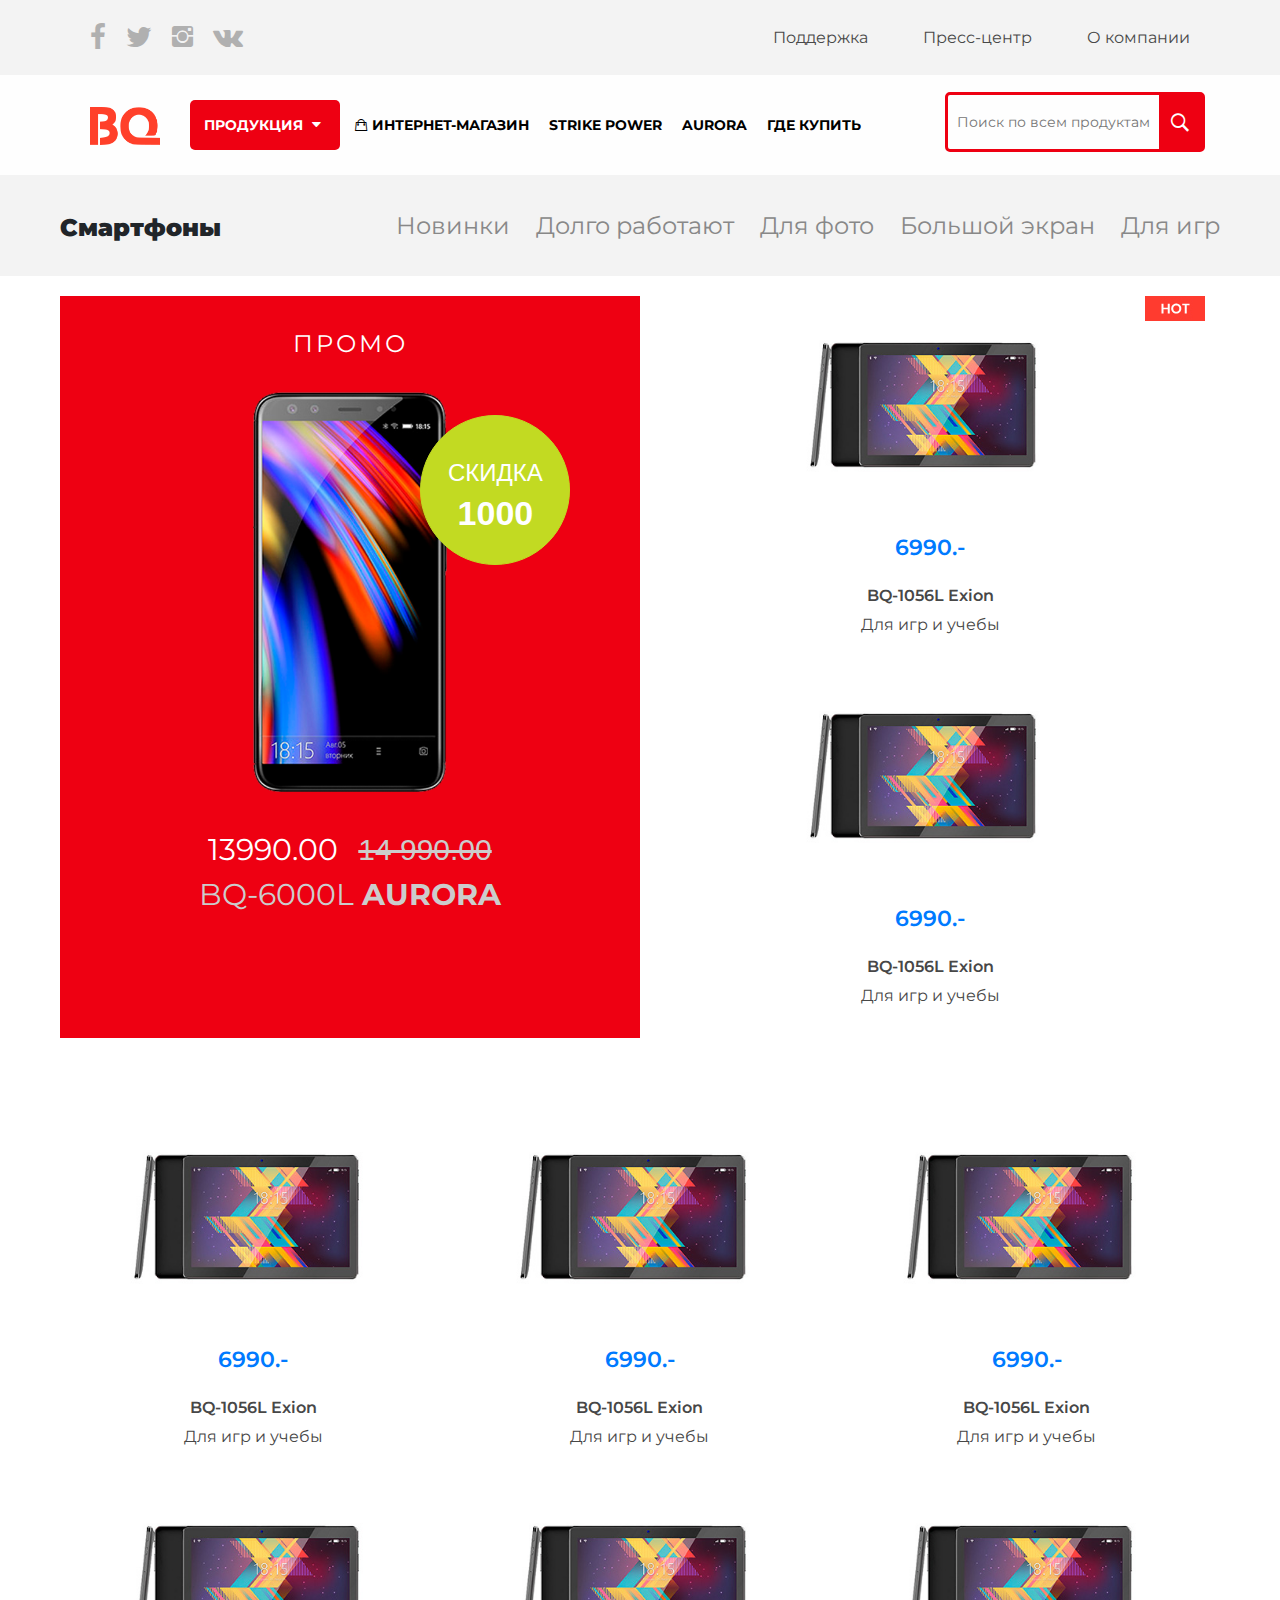
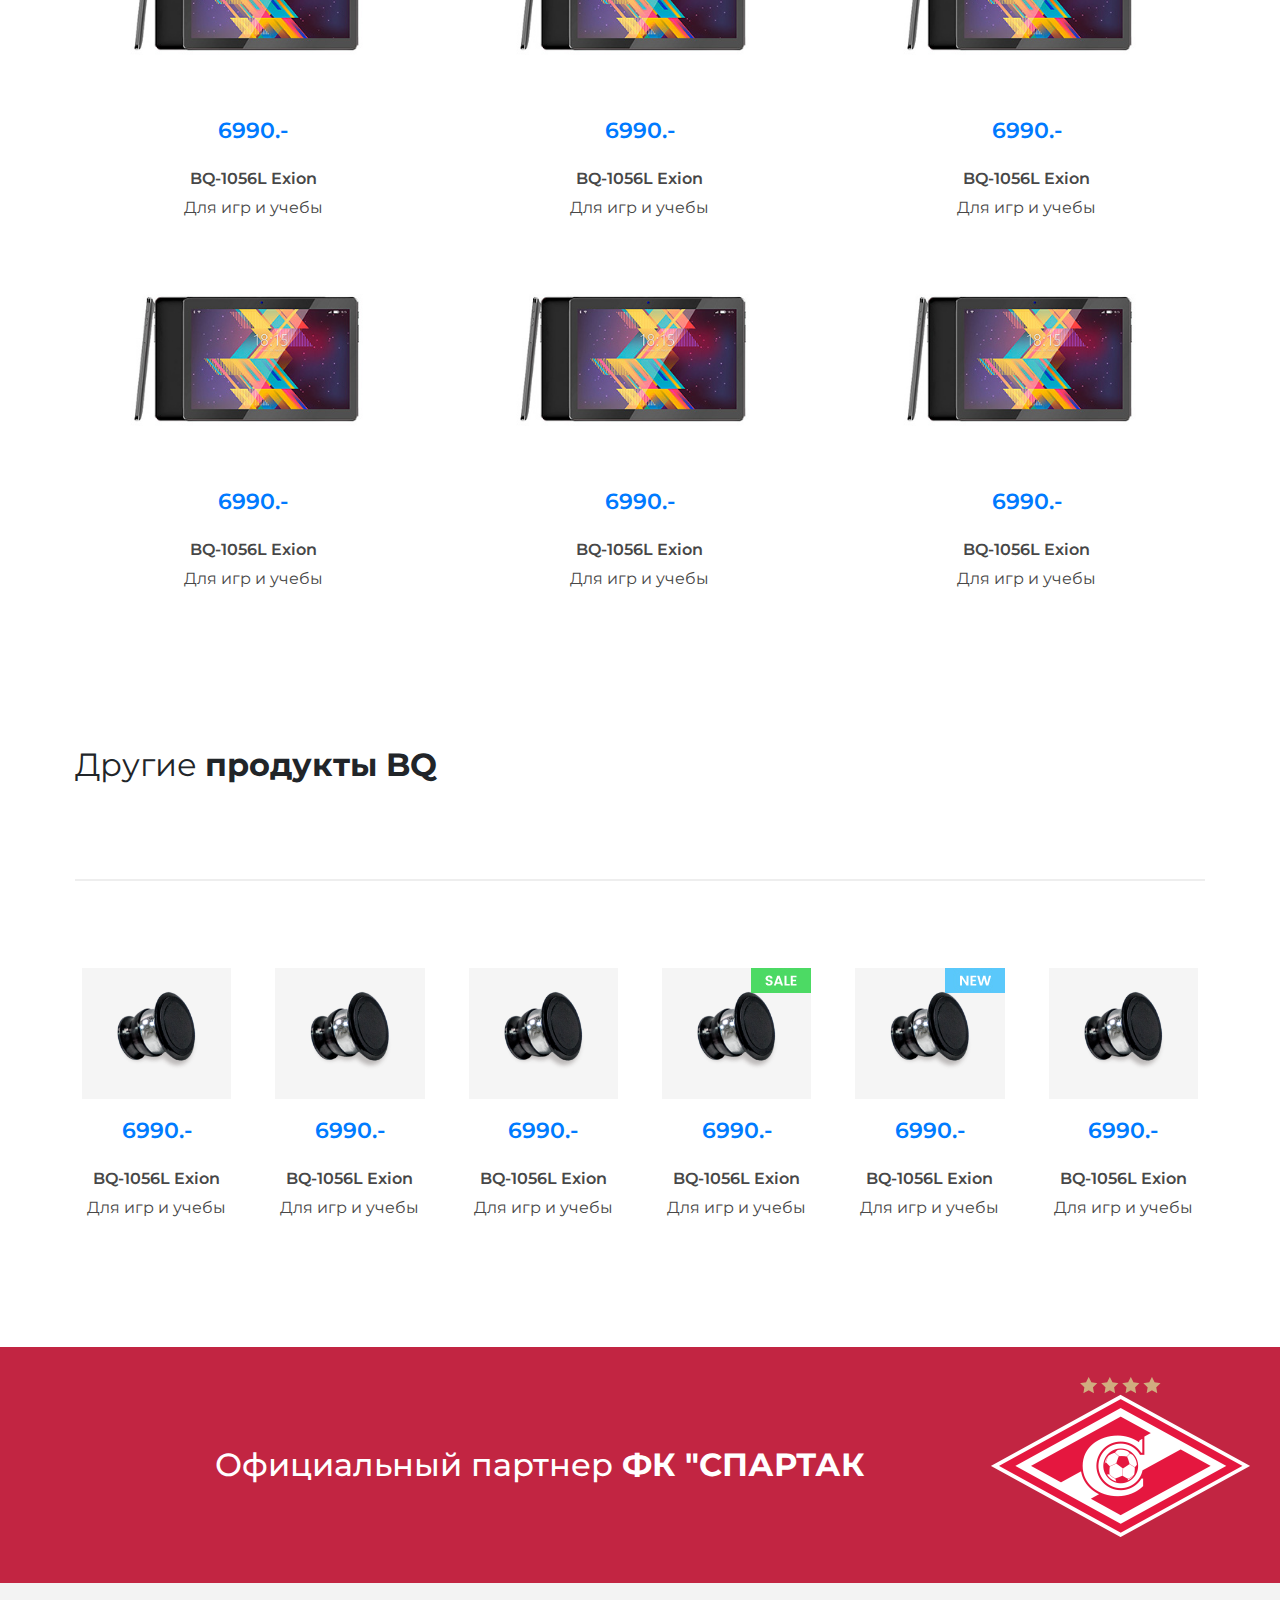
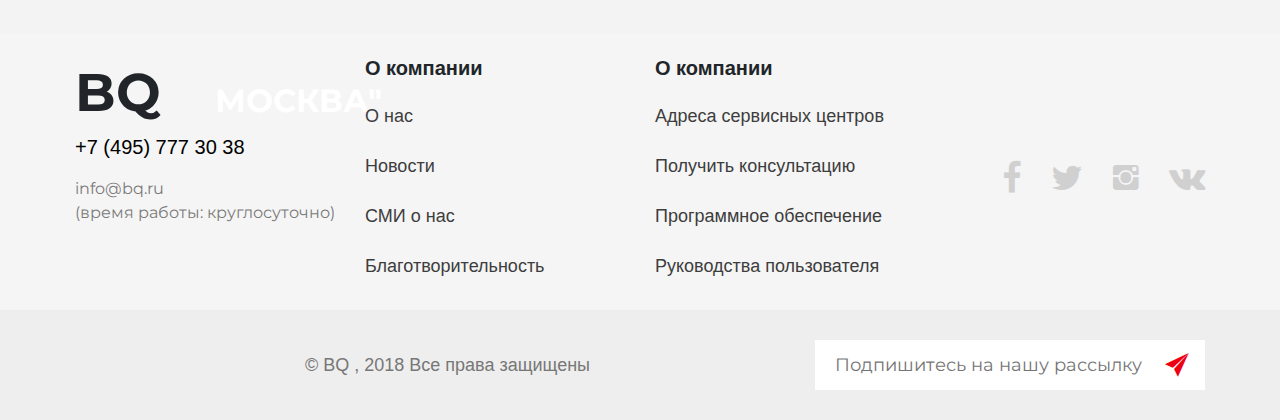
<file: catalog.html>
<!DOCTYPE html>
<html lang="ru">
<head>
    <meta charset="UTF-8">
    <meta http-equiv="X-UA-Compatible" content="IE=edge">
    <meta name="viewport" content="width=device-width, user-scalable=no, initial-scale=1.0, maximum-scale=1.0, minimum-scale=1.0">
    <link rel="stylesheet" href="css/bootstrap.css">
    <link rel="stylesheet" href="css/ionicons.css">
    <link rel="stylesheet" href="js/library/slick/slick.css">
    <link rel="stylesheet" href="https://maxcdn.bootstrapcdn.com/font-awesome/4.7.0/css/font-awesome.min.css">
    <link rel="stylesheet" href="css/common.css">
    <link rel="stylesheet" href="css/media.css">
    <link href="https://fonts.googleapis.com/css?family=Montserrat:400,600,700" rel="stylesheet">
    <title>BQ</title>
</head>
<body>
  <header>
      <div class="container-fluid">
          <div class="row">
              <section class="top-nav d-flex pad hidden-md">
                  <div class="col-xl-6">
                      <ul class="list-unstyled d-flex social">
                          <li><a href="#"><i class="fa fa-facebook"></i></a></li>
                          <li><a href="#"><i class="fa fa-twitter"></i></a></li>
                          <li><a href="#"><i class="ion-social-instagram"></i></a></li>
                          <li><a href="#"><i class="fa fa-vk"></i></a></li>
                      </ul>
                  </div>
                  <div class="col-xl-6">
                      <nav>
                          <ul class="list-unstyled top-nav d-flex justify-content-end">
                              <li><a href="#">Поддержка</a></li>
                              <li><a href="#">Пресс-центр</a></li>
                              <li><a href="#">О компании</a></li>
                          </ul>
                      </nav>
                  </div>
              </section>
              <section class="header d-flex hidden-md">
                  <div class="col-xl-12">
                      <nav>
                          <div class="nav-menu d-flex">
                              <ul class="header list-unstyled d-flex hidden-md">
                                  <a href="#" class="logo-item"><img src="img/logo.png" alt="logo"></a>
                                  <li>
                                      <section class="products">
                                          <a href="#">Продукция <i class="ion-arrow-down-b"></i></a>
                                          <ul class="list-unstyled">
                                              <li><a href="#">Product 1</a></li>
                                              <li><a href="#">Product 2</a></li>
                                              <li><a href="#">Product 3</a></li>
                                              <li><a href="#">Product 4</a></li>
                                              <li><a href="#">Product 5</a></li>
                                          </ul>

                                      </section>
                                  </li>
                                  <li><a href="#"><i class="ion-bag"></i>интернет-магазин</a></li>
                                  <li><a href="#">strike power</a></li>
                                  <li><a href="#">aurora</a></li>
                                  <li><a href="#">где купить</a></li>
                              </ul>
                              <ul class="list-unstyled search d-flex justify-content-end hidden-md">
                                  <form action="#" class="search-form d-flex">
                                      <input type="text" placeholder="Поиск по всем продуктам">
                                      <button type="submit" ><a href="#"><i class="ion-ios-search-strong"></i></a></button>
                                  </form>
                              </ul>

                          </div>
                      </nav>
                  </div>
              </section>
              <section class="header visible-md row no-gutters align-items-center justify-content-between">
                <a href="#" class="logo-item visible-md"><img src="img/logo.png" alt="logo"></a>
                <div class="hamburger-box visible-md">
                  <div class="hamburger-inner"></div>
                </div>
              </section>
          </div>
      </div>
  </header>
  <div class="mobile-panel pad" id="mobile-panel">
    <ul class="header list-unstyled">
        <li>
          <a href="#" class="toggle-button">Продукция <i class="ion-arrow-down-b"></i></a>
          <ul class="drop-menu list-unstyled">
              <li><a href="#">Product 1</a></li>
              <li><a href="#">Product 2</a></li>
              <li><a href="#">Product 3</a></li>
              <li><a href="#">Product 4</a></li>
              <li><a href="#">Product 5</a></li>
          </ul>
        </li>
        <li><a href="#">интернет-магазин</a></li>
        <li><a href="#">strike power</a></li>
        <li><a href="#">aurora</a></li>
        <li><a href="#">где купить</a></li>
        <li><a href="#">Поддержка</a></li>
        <li><a href="#">Пресс-центр</a></li>
        <li><a href="#">О компании</a></li>
    </ul>
    <form action="#" class="search-form d-flex">
      <input type="text" placeholder="Поиск по всем продуктам">
      <button type="submit"><a href="#"><i class="ion-ios-search-strong"></i></a></button>
    </form>
    <ul class="list-unstyled d-flex social">
        <li><a href="#"><i class="fa fa-facebook"></i></a></li>
        <li><a href="#"><i class="fa fa-twitter"></i></a></li>
        <li><a href="#"><i class="ion-social-instagram"></i></a></li>
        <li><a href="#"><i class="fa fa-vk"></i></a></li>
    </ul>
  </div>
  <section class="main">
    <div class="container-fluid pad">
        <div class="row justify-content-between align-items-center section-header">
            <div>
                <div class="page-title">
                    <strong>Смартфоны</strong>
                </div>
            </div>
            <div>
                <div class="tab-menu">
                    <div class="text-center">
                      <a href="#" class="tab-link">Новинки</a>
                      <a href="#" class="tab-link">Долго работают</a>
                      <a href="#" class="tab-link">Для фото</a>
                      <a href="#" class="tab-link">Большой экран</a>
                      <a href="#" class="tab-link">Для игр</a>
                    </div>
                </div>
            </div>
        </div>
    </div>
    <div class="container-fluid pad bg-white">
        <div class="catalog-top">
            <div class="row">
                <div class="col-xl-6 col-sm-6 catalog-promo text-center">
                    <a href="#">
                        <div class="title">
                            промо
                        </div>
                        <div class="promo-img">
                            <img src="img/promo.png" alt="promo">
                        </div>
                        <div class="discount">
                            <p>скидка <strong>1000</strong></p>
                        </div>
                        <div class="offer">
                            <span class="new-price">13990.00</span><span class="old-priice">14 990.00</span>
                            <div class="model">BQ-6000L <strong>Aurora</strong></div>
                        </div>
                    </a>
                </div>
                <div class="col-xl-6 col-sm-6">
                    <div class="row">
                        <div class="col-xl-12">
                            <div class="catalog-top__product text-center">
                                <div class="label-item">
                                  <img src="img/hot.jpg" alt="">
                                </div>
                                <a href="#">
                                    <div class="catalog-top__prew">
                                        <img src="img/exion.jpg" alt="">
                                    </div>
                                    <div class="price">6990.-</div>
                                    <div class="name">BQ-1056L Exion</div>
                                    <div class="category">Для игр и учебы</div>
                                </a>
                            </div>
                        </div>
                        <div class="col-xl-12">
                            <div class="catalog-top__product text-center">
                                <a href="#">
                                    <div class="catalog-top__prew">
                                        <img src="img/exion.jpg" alt="">
                                    </div>
                                    <div class="price">6990.-</div>
                                    <div class="name">BQ-1056L Exion</div>
                                    <div class="category">Для игр и учебы</div>
                                </a>
                            </div>
                        </div>
                    </div>
                </div>

            </div>
        </div>
        <div class="catalog-main">
            <div class="row">
                <div class="col-xl-4 col-md-4 col-sm-6">
                    <div class="catalog-top__product text-center">
                        <a href="#">
                            <div class="catalog-top__prew">
                                <img src="img/exion.jpg" alt="">
                            </div>
                            <div class="price">6990.-</div>
                            <div class="name">BQ-1056L Exion</div>
                            <div class="category">Для игр и учебы</div>
                        </a>
                    </div>
                </div>
                <div class="col-xl-4 col-md-4 col-sm-6">
                    <div class="catalog-top__product text-center">
                        <a href="#">
                            <div class="catalog-top__prew">
                                <img src="img/exion.jpg" alt="">
                            </div>
                            <div class="price">6990.-</div>
                            <div class="name">BQ-1056L Exion</div>
                            <div class="category">Для игр и учебы</div>
                        </a>
                    </div>
                </div>
                <div class="col-xl-4 col-md-4 col-sm-6">
                    <div class="catalog-top__product text-center">
                        <a href="#">
                            <div class="catalog-top__prew">
                                <img src="img/exion.jpg" alt="">
                            </div>
                            <div class="price">6990.-</div>
                            <div class="name">BQ-1056L Exion</div>
                            <div class="category">Для игр и учебы</div>
                        </a>
                    </div>
                </div>
                <div class="col-xl-4 col-md-4 col-sm-6">
                    <div class="catalog-top__product text-center">
                        <a href="#">
                            <div class="catalog-top__prew">
                                <img src="img/exion.jpg" alt="">
                            </div>
                            <div class="price">6990.-</div>
                            <div class="name">BQ-1056L Exion</div>
                            <div class="category">Для игр и учебы</div>
                        </a>
                    </div>
                </div>
                <div class="col-xl-4 col-md-4 col-sm-6">
                    <div class="catalog-top__product text-center">
                        <a href="#">
                            <div class="catalog-top__prew">
                                <img src="img/exion.jpg" alt="">
                            </div>
                            <div class="price">6990.-</div>
                            <div class="name">BQ-1056L Exion</div>
                            <div class="category">Для игр и учебы</div>
                        </a>
                    </div>
                </div>
                <div class="col-xl-4 col-md-4 col-sm-6">
                    <div class="catalog-top__product text-center">
                        <a href="#">
                            <div class="catalog-top__prew">
                                <img src="img/exion.jpg" alt="">
                            </div>
                            <div class="price">6990.-</div>
                            <div class="name">BQ-1056L Exion</div>
                            <div class="category">Для игр и учебы</div>
                        </a>
                    </div>
                </div>
                <div class="col-xl-4 col-md-4 col-sm-6">
                    <div class="catalog-top__product text-center">
                        <a href="#">
                            <div class="catalog-top__prew">
                                <img src="img/exion.jpg" alt="">
                            </div>
                            <div class="price">6990.-</div>
                            <div class="name">BQ-1056L Exion</div>
                            <div class="category">Для игр и учебы</div>
                        </a>
                    </div>
                </div>
                <div class="col-xl-4 col-md-4 col-sm-6">
                    <div class="catalog-top__product text-center">
                        <a href="#">
                            <div class="catalog-top__prew">
                                <img src="img/exion.jpg" alt="">
                            </div>
                            <div class="price">6990.-</div>
                            <div class="name">BQ-1056L Exion</div>
                            <div class="category">Для игр и учебы</div>
                        </a>
                    </div>
                </div>
                <div class="col-xl-4 col-md-4 col-sm-6">
                    <div class="catalog-top__product text-center">
                        <a href="#">
                            <div class="catalog-top__prew">
                                <img src="img/exion.jpg" alt="">
                            </div>
                            <div class="price">6990.-</div>
                            <div class="name">BQ-1056L Exion</div>
                            <div class="category">Для игр и учебы</div>
                        </a>
                    </div>
                </div>
            </div>
        </div>
        <div class="row">
            <div class="col-xl-12">
                <div class="other-title">
                    Другие <strong>продукты BQ</strong>
                </div>
            </div>
        </div>
        <div class="other-products">
            <div class="row">
                <div class="col-xl-2 col-lg-4 col-md-4 col-sm-6">
                    <div class="other-products__item text-center">
                        <a href="#">
                            <div class="other-products__prew">
                                <img src="img/holder.png" alt="">
                            </div>
                            <div class="price">
                              <div class="price-value">6990.-</div>
                              <a href="#" class="more-btn">Подробнее</a>
                            </div>
                            <div class="name">BQ-1056L Exion</div>
                            <div class="category">Для игр и учебы</div>
                        </a>
                        <div class="on-hover">
                            <div class="like">
                                <a href="#"><i class="ion-ios-heart-outline"></i></a>
                            </div>
                            <div class="compare">
                                <a href="#"><i class="ion-arrow-swap"></i></a>
                            </div>
                        </div>
                    </div>
                </div>
                <div class="col-xl-2 col-lg-4 col-md-4 col-sm-6">
                    <div class="other-products__item text-center">
                        <a href="#">
                            <div class="other-products__prew">
                                <img src="img/holder.png" alt="">
                            </div>
                            <div class="price">
                              <div class="price-value">6990.-</div>
                              <a href="#" class="more-btn">Подробнее</a>
                            </div>
                            <div class="name">BQ-1056L Exion</div>
                            <div class="category">Для игр и учебы</div>
                        </a>
                        <div class="on-hover">
                            <div class="like">
                                <a href="#"><i class="ion-ios-heart-outline"></i></a>
                            </div>
                            <div class="compare">
                                <a href="#"><i class="ion-arrow-swap"></i></a>
                            </div>
                        </div>
                    </div>
                </div>
                <div class="col-xl-2 col-lg-4 col-md-4 col-sm-6">
                    <div class="other-products__item text-center">
                        <a href="#">
                            <div class="other-products__prew">
                                <img src="img/holder.png" alt="">
                            </div>
                            <div class="price">
                              <div class="price-value">6990.-</div>
                              <a href="#" class="more-btn">Подробнее</a>
                            </div>
                            <div class="name">BQ-1056L Exion</div>
                            <div class="category">Для игр и учебы</div>
                        </a>
                        <div class="on-hover">
                            <div class="like">
                                <a href="#"><i class="ion-ios-heart-outline"></i></a>
                            </div>
                            <div class="compare">
                                <a href="#"><i class="ion-arrow-swap"></i></a>
                            </div>
                        </div>
                    </div>
                </div>
                <div class="col-xl-2 col-lg-4 col-md-4 col-sm-6">
                    <div class="other-products__item text-center">
                        <a href="#">
                            <div class="other-products__prew">
                                <img src="img/holder.png" alt="">
                                <div class="label-item">
                                  <img src="img/sale.jpg" alt="">
                                </div>
                            </div>
                            <div class="price">
                              <div class="price-value">6990.-</div>
                              <a href="#" class="more-btn">Подробнее</a>
                            </div>
                            <div class="name">BQ-1056L Exion</div>
                            <div class="category">Для игр и учебы</div>
                        </a>
                        <div class="on-hover">
                            <div class="like">
                                <a href="#"><i class="ion-ios-heart-outline"></i></a>
                            </div>
                            <div class="compare">
                                <a href="#"><i class="ion-arrow-swap"></i></a>
                            </div>
                        </div>
                    </div>
                </div>
                <div class="col-xl-2 col-lg-4 col-md-4 col-sm-6">
                    <div class="other-products__item text-center">
                        <a href="#">
                            <div class="other-products__prew">
                                <img src="img/holder.png" alt="">
                                <div class="label-item">
                                  <img src="img/new.jpg" alt="">
                                </div>
                            </div>
                            <div class="price">
                              <div class="price-value">6990.-</div>
                              <a href="#" class="more-btn">Подробнее</a>
                            </div>
                            <div class="name">BQ-1056L Exion</div>
                            <div class="category">Для игр и учебы</div>
                        </a>
                        <div class="on-hover">
                            <div class="like">
                                <a href="#"><i class="ion-ios-heart-outline"></i></a>
                            </div>
                            <div class="compare">
                                <a href="#"><i class="ion-arrow-swap"></i></a>
                            </div>
                        </div>
                    </div>
                </div>
                <div class="col-xl-2 col-lg-4 col-md-4 col-sm-6">
                    <div class="other-products__item text-center">
                        <a href="#">
                            <div class="other-products__prew">
                                <img src="img/holder.png" alt="">
                            </div>
                            <div class="price">
                              <div class="price-value">6990.-</div>
                              <a href="#" class="more-btn">Подробнее</a>
                            </div>
                            <div class="name">BQ-1056L Exion</div>
                            <div class="category">Для игр и учебы</div>
                        </a>
                        <div class="on-hover">
                            <div class="like">
                                <a href="#"><i class="ion-ios-heart-outline"></i></a>
                            </div>
                            <div class="compare">
                                <a href="#"><i class="ion-arrow-swap"></i></a>
                            </div>
                        </div>
                    </div>
                </div>
            </div>
        </div>
    </div>
</section>

    <div class="container-fluid oficial hidden-sm">
      <div class="col-xl-12">
          <div class="d-flex">
              <h1>Официальный партнер <strong>ФК "СПАРТАК МОСКВА"</strong></h1>
              <img src="img/spartak-logo.png" alt="">
          </div>
      </div>
    </div>
  <footer>
      <div class="container-fluid pad">  
        <div class="row">
            <div class="col-lg-3">
                <div class="contacts">
                    <div class="title">
                        BQ
                    </div>
                    <div class="phone">
                        <a href="tel:+74957773038">+7 (495) 777 30 38</a>
                    </div>
                    <div class="email">
                        <a href="mailto:info@bq.ru">info@bq.ru</a>
                        <p>(время работы: круглосуточно)</p>
                    </div>

                </div>
            </div>
            <div class="col-lg-3">
                <div class="about">
                    <div class="title">
                        О компании
                    </div>
                    <div class="link"><a href="#">О нас</a></div>
                    <div class="link"><a href="#">Новости</a></div>
                    <div class="link"><a href="#">СМИ о нас</a></div>
                    <div class="link"><a href="#">Благотворительность</a></div>
                </div>
            </div>
            <div class="col-lg-3">
                <div class="support">
                    <div class="title">
                        О компании
                    </div>
                    <div class="link"><a href="#">Адреса сервисных центров</a></div>
                    <div class="link"><a href="#">Получить консультацию</a></div>
                    <div class="link"><a href="#">Программное обеспечение</a></div>
                    <div class="link"><a href="#">Руководства пользователя</a></div>
                </div>
            </div>
            <div class="col-lg-3">
                <div class="social d-flex justify-content-end">
                    <div><a href="#"><i class="fa fa-facebook"></i></a></div>
                    <div><a href="#"><i class="fa fa-twitter"></i></a></div>
                    <div><a href="#"><i class="ion-social-instagram"></i></a></div>
                    <div><a href="#"><i class="fa fa-vk"></i></a></div>
                </div>
            </div>
        </div>
      </div>
      <div class="container-fluid pad footer-bottom">
        <div class="row no-gutters justify-content-between bottom align-items-center">
          <div class="hidden-xs">&nbsp;</div>
          <div class="copy">&copy; BQ , 2018 Все права защищены</div>
          <div class="subscribe-form">
            <form action="">
              <input type="text" class="subscribe-form__field" placeholder="Подпишитесь на нашу рассылку">
              <button type="submit" class="subscribe-form__btn">
                <i class="ion-ios-paperplane"></i>
              </button>
            </form>
          </div>
        </div>
      </div>
  </footer>

  <script src="js/jquery-3.2.1.min.js"></script>
  <script src="js/library/slick/slick.min.js"></script>
  <script src="js/library/countdown/jquery.countdown.min.js"></script>
  <script src="js/bootstrap.js"></script>
  <script src="js/headhesive.min.js"></script>
  <script src="js/js.js"></script>
</body>
</html>
</file>
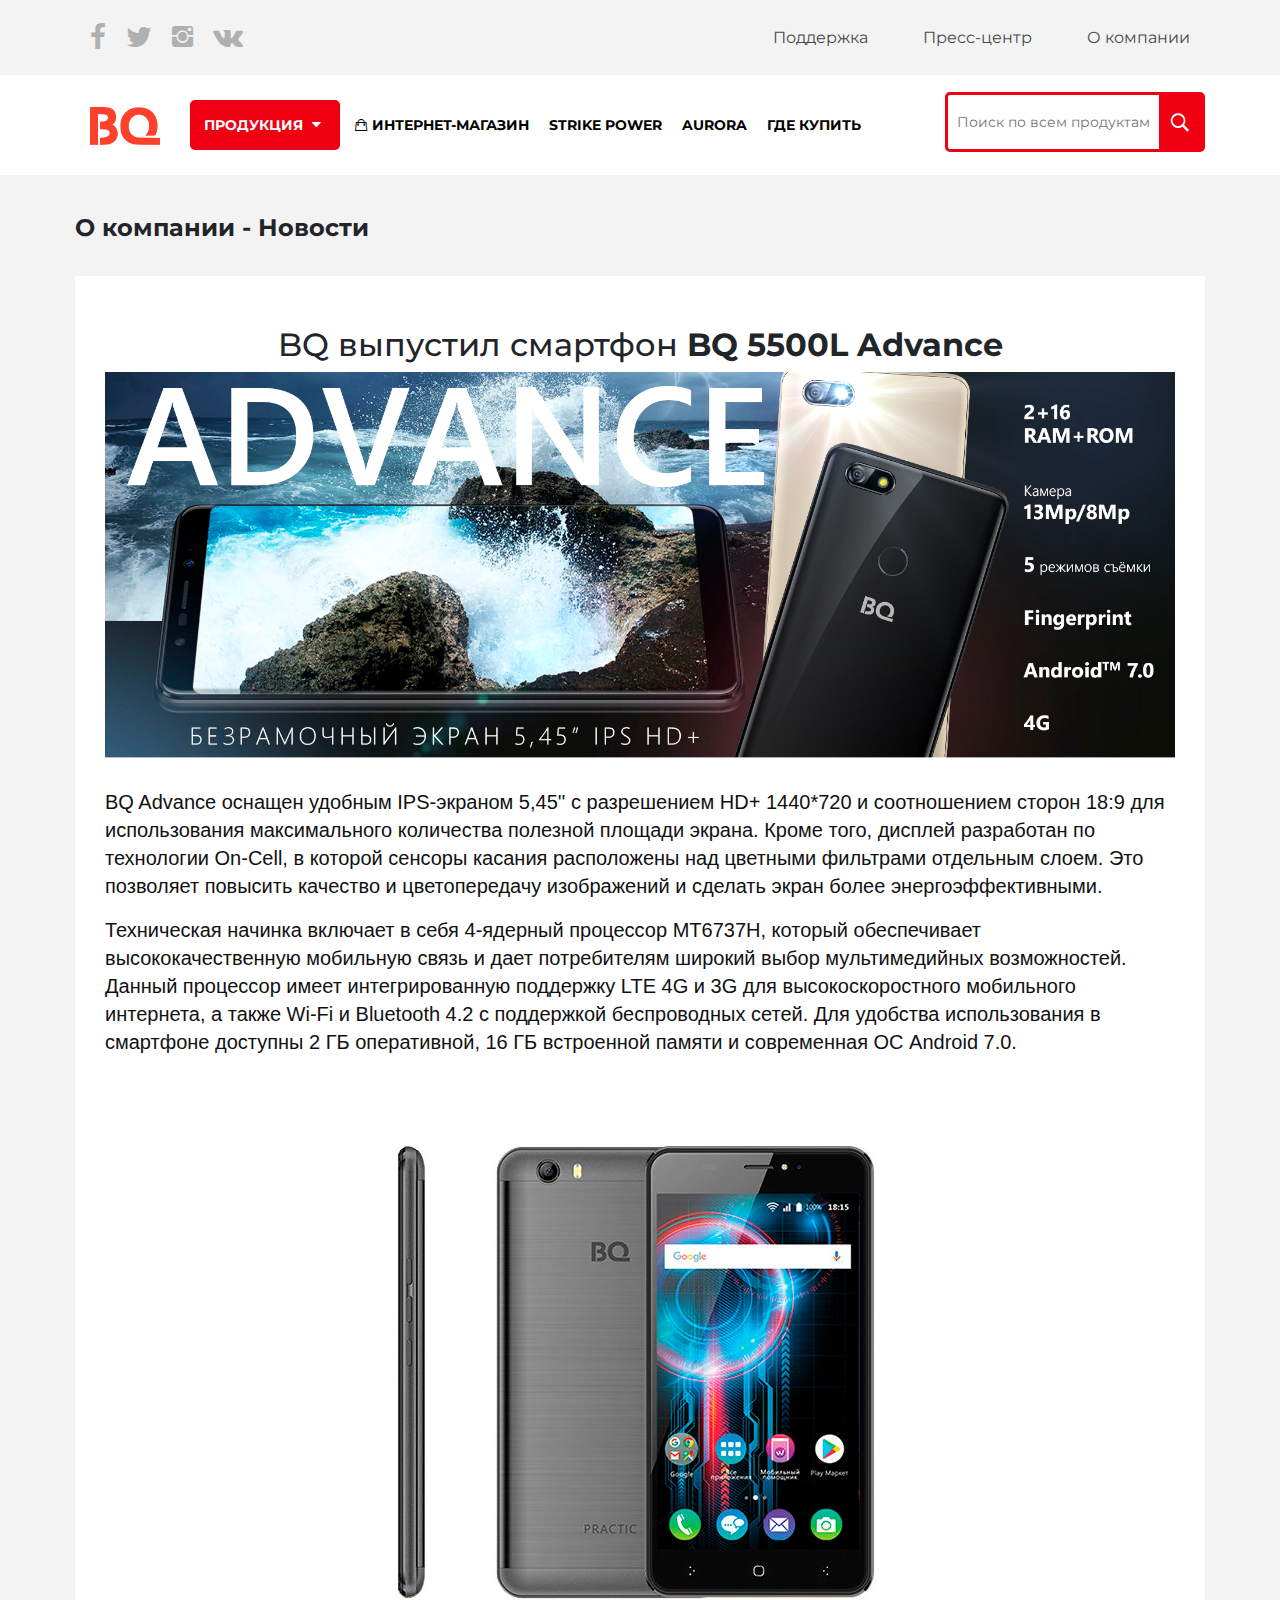
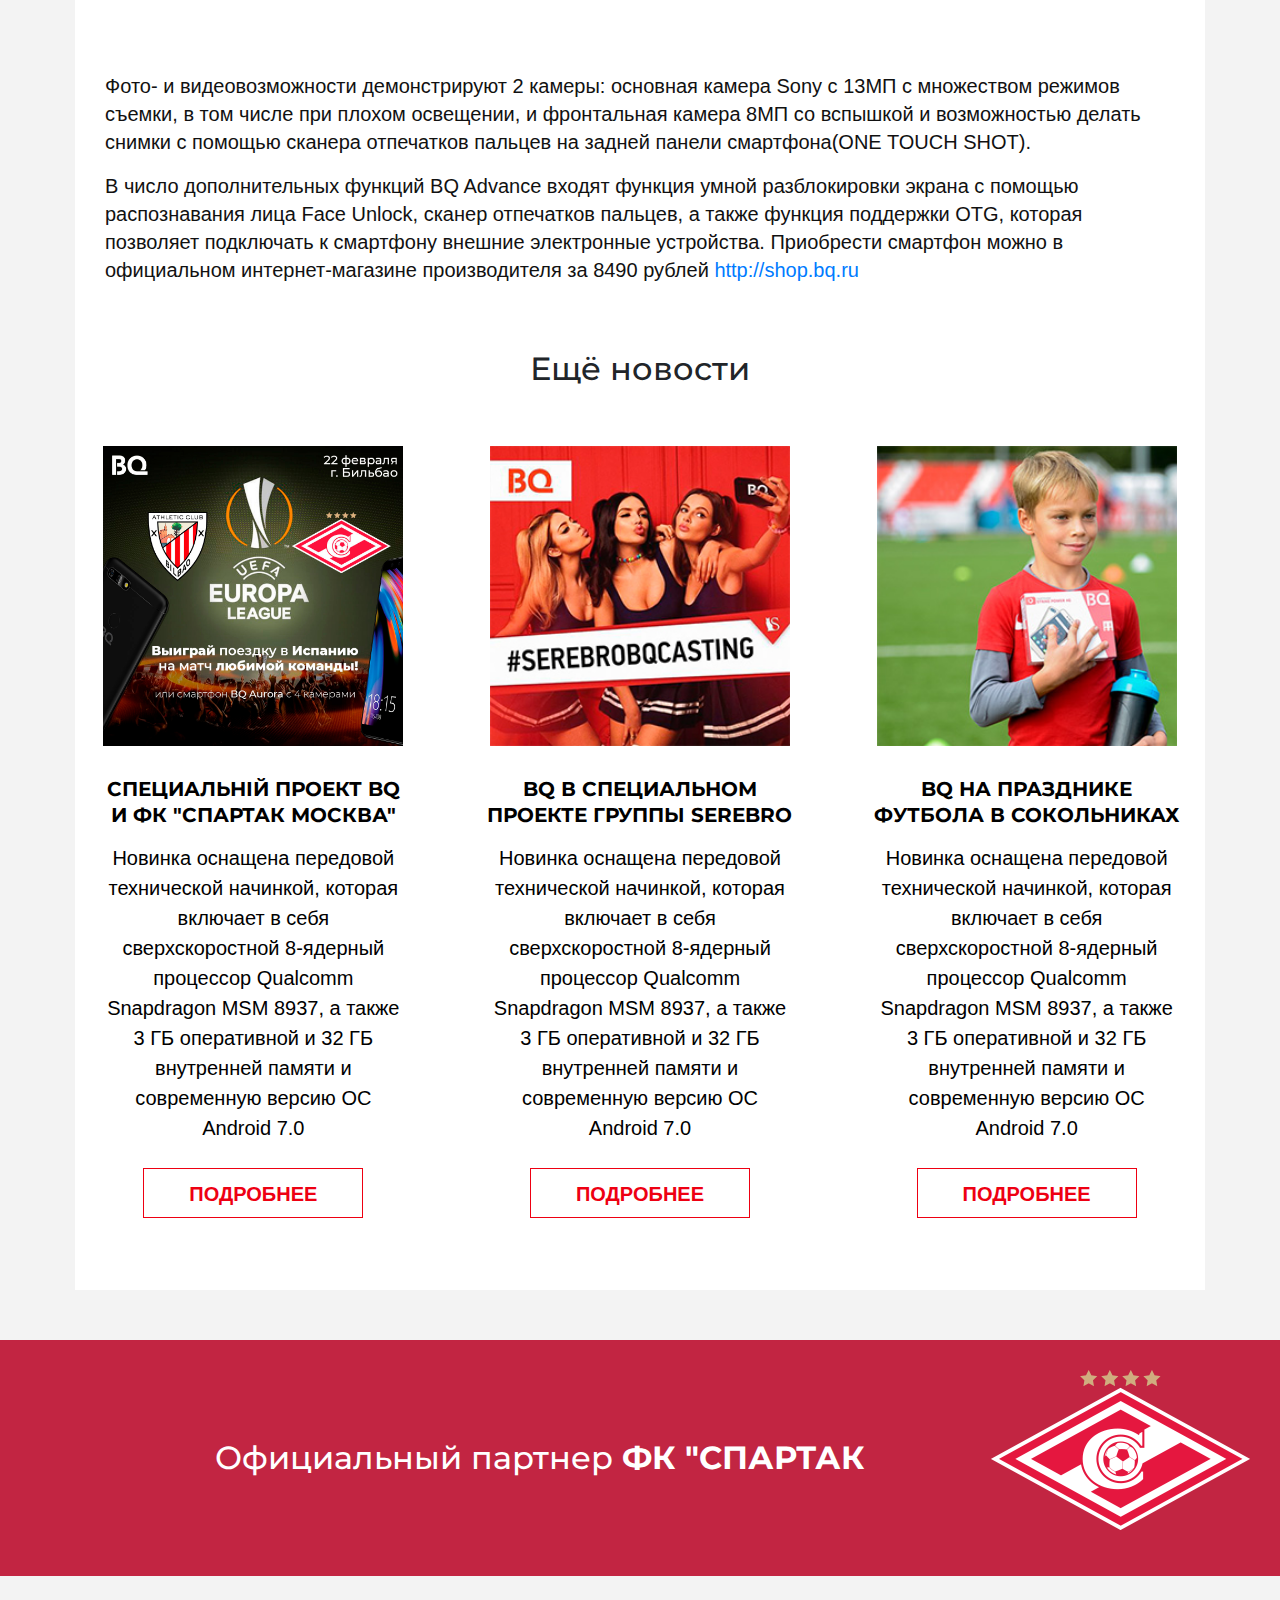
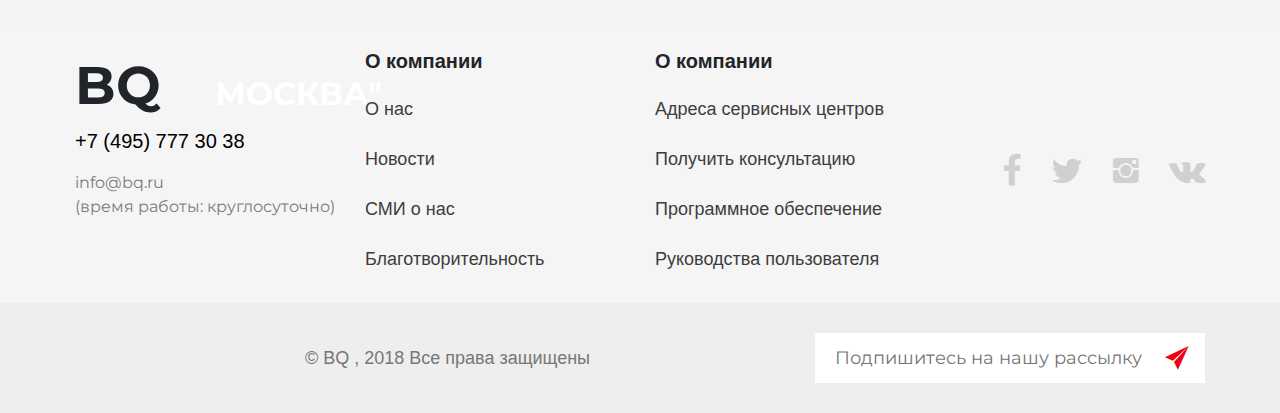
<file: news-detail.html>
<!DOCTYPE html>
<html lang="ru">
<head>
    <meta charset="UTF-8">
    <meta http-equiv="X-UA-Compatible" content="IE=edge">
    <meta name="viewport" content="width=device-width, user-scalable=no, initial-scale=1.0, maximum-scale=1.0, minimum-scale=1.0">
    <link rel="stylesheet" href="css/bootstrap.css">
    <link rel="stylesheet" href="css/ionicons.css">
    <link rel="stylesheet" href="js/library/slick/slick.css">
    <link rel="stylesheet" href="https://maxcdn.bootstrapcdn.com/font-awesome/4.7.0/css/font-awesome.min.css">
    <link rel="stylesheet" href="css/common.css">
    <link rel="stylesheet" href="css/media.css">
    <link href="https://fonts.googleapis.com/css?family=Montserrat:400,600,700" rel="stylesheet">
    <title>BQ</title>
</head>
<body>
  <header>
      <div class="container-fluid">
          <div class="row">
              <section class="top-nav d-flex pad hidden-md">
                  <div class="col-xl-6">
                      <ul class="list-unstyled d-flex social">
                          <li><a href="#"><i class="fa fa-facebook"></i></a></li>
                          <li><a href="#"><i class="fa fa-twitter"></i></a></li>
                          <li><a href="#"><i class="ion-social-instagram"></i></a></li>
                          <li><a href="#"><i class="fa fa-vk"></i></a></li>
                      </ul>
                  </div>
                  <div class="col-xl-6">
                      <nav>
                          <ul class="list-unstyled top-nav d-flex justify-content-end">
                              <li><a href="#">Поддержка</a></li>
                              <li><a href="#">Пресс-центр</a></li>
                              <li><a href="#">О компании</a></li>
                          </ul>
                      </nav>
                  </div>
              </section>
              <section class="header d-flex hidden-md">
                  <div class="col-xl-12">
                      <nav>
                          <div class="nav-menu d-flex">
                              <ul class="header list-unstyled d-flex hidden-md">
                                  <a href="#" class="logo-item"><img src="img/logo.png" alt="logo"></a>
                                  <li>
                                      <section class="products">
                                          <a href="#">Продукция <i class="ion-arrow-down-b"></i></a>
                                          <ul class="list-unstyled">
                                              <li><a href="#">Product 1</a></li>
                                              <li><a href="#">Product 2</a></li>
                                              <li><a href="#">Product 3</a></li>
                                              <li><a href="#">Product 4</a></li>
                                              <li><a href="#">Product 5</a></li>
                                          </ul>

                                      </section>
                                  </li>
                                  <li><a href="#"><i class="ion-bag"></i>интернет-магазин</a></li>
                                  <li><a href="#">strike power</a></li>
                                  <li><a href="#">aurora</a></li>
                                  <li><a href="#">где купить</a></li>
                              </ul>
                              <ul class="list-unstyled search d-flex justify-content-end hidden-md">
                                  <form action="#" class="search-form d-flex">
                                      <input type="text" placeholder="Поиск по всем продуктам">
                                      <button type="submit" ><a href="#"><i class="ion-ios-search-strong"></i></a></button>
                                  </form>
                              </ul>

                          </div>
                      </nav>
                  </div>
              </section>
              <section class="header visible-md row no-gutters align-items-center justify-content-between">
                <a href="#" class="logo-item visible-md"><img src="img/logo.png" alt="logo"></a>
                <div class="hamburger-box visible-md">
                  <div class="hamburger-inner"></div>
                </div>
              </section>
          </div>
      </div>
  </header>
  <div class="mobile-panel pad" id="mobile-panel">
    <ul class="header list-unstyled">
        <li>
          <a href="#" class="toggle-button">Продукция <i class="ion-arrow-down-b"></i></a>
          <ul class="drop-menu list-unstyled">
              <li><a href="#">Product 1</a></li>
              <li><a href="#">Product 2</a></li>
              <li><a href="#">Product 3</a></li>
              <li><a href="#">Product 4</a></li>
              <li><a href="#">Product 5</a></li>
          </ul>
        </li>
        <li><a href="#">интернет-магазин</a></li>
        <li><a href="#">strike power</a></li>
        <li><a href="#">aurora</a></li>
        <li><a href="#">где купить</a></li>
        <li><a href="#">Поддержка</a></li>
        <li><a href="#">Пресс-центр</a></li>
        <li><a href="#">О компании</a></li>
    </ul>
    <form action="#" class="search-form d-flex">
      <input type="text" placeholder="Поиск по всем продуктам">
      <button type="submit"><a href="#"><i class="ion-ios-search-strong"></i></a></button>
    </form>
    <ul class="list-unstyled d-flex social">
        <li><a href="#"><i class="fa fa-facebook"></i></a></li>
        <li><a href="#"><i class="fa fa-twitter"></i></a></li>
        <li><a href="#"><i class="ion-social-instagram"></i></a></li>
        <li><a href="#"><i class="fa fa-vk"></i></a></li>
    </ul>
  </div>
  <section class="main">
    <div class="container-fluid pad">
        <div class="row">
            <div class="col-xl-12">
                <div class="page-title">
                    О компании - Новости
                </div>
            </div>
        </div>
        <div class="news">
            <div class="row">
                <div class="col-lg-12">
                    <div class="news-title text-center">
                        <h1>BQ выпустил смартфон <strong>BQ 5500L Advance</strong></h1>
                    </div>
                    <div class="news-image text-center">
                        <img src="img/BQ-Advance.png" alt="">
                    </div>
                    <div class="news-content text-center">
                        <p>
                            BQ Advance оснащен удобным IPS-экраном 5,45'' с разрешением HD+ 1440*720 и соотношением сторон 18:9 для использования максимального количества полезной площади экрана. Кроме того, дисплей разработан по технологии On-Cell, в которой сенсоры касания расположены над цветными фильтрами отдельным слоем. Это позволяет повысить качество и цветопередачу изображений и сделать экран более энергоэффективными.
                        </p>
                        <p>
                            Техническая начинка включает в себя 4-ядерный процессор MT6737H, который обеспечивает высококачественную мобильную связь и дает потребителям широкий выбор мультимедийных возможностей. Данный процессор имеет интегрированную поддержку LTE 4G и 3G для высокоскоростного мобильного интернета, а также Wi-Fi и Bluetooth 4.2 с поддержкой беспроводных сетей. Для удобства использования в смартфоне доступны 2 ГБ оперативной, 16 ГБ встроенной памяти и современная ОС Android 7.0.
                        </p>
                        <img src="img/2200.png" alt="">
                        <p>
                            Фото- и видеовозможности демонстрируют 2 камеры: основная камера Sony с 13MП с множеством режимов съемки, в том числе при плохом освещении, и фронтальная камера 8МП со вспышкой и возможностью делать снимки с помощью сканера отпечатков пальцев на задней панели смартфона(ONE TOUCH SHOT).
                        </p>
                        <p>
                            В число дополнительных функций BQ Advance входят функция умной разблокировки экрана с помощью распознавания лица Face Unlock, сканер отпечатков пальцев, а также функция поддержки OTG, которая позволяет подключать к смартфону внешние электронные устройства.  Приобрести смартфон можно в официальном интернет-магазине производителя за 8490  рублей
                            <a href="http://shop.bq.ru">http://shop.bq.ru</a>
                        </p>
                    </div>
                </div>
            </div>
            <div class="row">
                <div class="col-xl-12">
                    <div class="news-title text-center">
                        <h1>Ещё новости</h1>
                    </div>
                </div>
            </div>
            <div class="row">
                <div class="col-xl-4">
                    <div class="news-item text-center">
                        <a href="#">
                            <div class="news-prew_img">
                                <img src="img/bq-euro.jpg" alt="">
                            </div>
                            <div class="news-item_title">
                                специальній проект BQ и фк "спартак москва"
                            </div>
                            <div class="description">Новинка оснащена передовой технической начинкой, которая включает в себя сверхскоростной 8-ядерный процессор Qualcomm Snapdragon MSM 8937, а также 3 ГБ оперативной и 32 ГБ внутренней памяти и современную версию ОС Android 7.0
                            </div>
                            <div class="more">Подробнее</div>
                        </a>
                    </div>
                </div>
                <div class="col-xl-4">
                    <div class="news-item text-center">
                        <a href="#">
                            <div class="news-prew_img text-center">
                                <img src="img/bq-cast.jpg" alt="">
                            </div>
                            <div class="news-item_title">
                                BQ в специальном проекте группы serebro
                            </div>
                            <div class="description">Новинка оснащена передовой технической начинкой, которая включает в себя сверхскоростной 8-ядерный процессор Qualcomm Snapdragon MSM 8937, а также 3 ГБ оперативной и 32 ГБ внутренней памяти и современную версию ОС Android 7.0
                            </div>
                            <div class="more">Подробнее</div>
                        </a>
                    </div>
                </div>
                <div class="col-xl-4">
                    <div class="news-item text-center">
                        <a href="#">
                            <div class="news-prew_img">
                                <img src="img/bq-foot.jpg" alt="">
                            </div>
                            <div class="news-item_title">
                                BQ на празднике футбола в сокольниках
                            </div>
                            <div class="description">Новинка оснащена передовой технической начинкой, которая включает в себя сверхскоростной 8-ядерный процессор Qualcomm Snapdragon MSM 8937, а также 3 ГБ оперативной и 32 ГБ внутренней памяти и современную версию ОС Android 7.0
                            </div>
                            <div class="more">Подробнее</div>
                        </a>
                    </div>
                </div>
            </div>
        </div>
    </div>
  </section>
   <div class="container-fluid oficial hidden-sm">
      <div class="col-xl-12">
          <div class="d-flex">
              <h1>Официальный партнер <strong>ФК "СПАРТАК МОСКВА"</strong></h1>
              <img src="img/spartak-logo.png" alt="">
          </div>
      </div>
    </div>
  <footer>
      <div class="container-fluid pad">  
        <div class="row">
            <div class="col-lg-3">
                <div class="contacts">
                    <div class="title">
                        BQ
                    </div>
                    <div class="phone">
                        <a href="tel:+74957773038">+7 (495) 777 30 38</a>
                    </div>
                    <div class="email">
                        <a href="mailto:info@bq.ru">info@bq.ru</a>
                        <p>(время работы: круглосуточно)</p>
                    </div>

                </div>
            </div>
            <div class="col-lg-3">
                <div class="about">
                    <div class="title">
                        О компании
                    </div>
                    <div class="link"><a href="#">О нас</a></div>
                    <div class="link"><a href="#">Новости</a></div>
                    <div class="link"><a href="#">СМИ о нас</a></div>
                    <div class="link"><a href="#">Благотворительность</a></div>
                </div>
            </div>
            <div class="col-lg-3">
                <div class="support">
                    <div class="title">
                        О компании
                    </div>
                    <div class="link"><a href="#">Адреса сервисных центров</a></div>
                    <div class="link"><a href="#">Получить консультацию</a></div>
                    <div class="link"><a href="#">Программное обеспечение</a></div>
                    <div class="link"><a href="#">Руководства пользователя</a></div>
                </div>
            </div>
            <div class="col-lg-3">
                <div class="social d-flex justify-content-end">
                    <div><a href="#"><i class="fa fa-facebook"></i></a></div>
                    <div><a href="#"><i class="fa fa-twitter"></i></a></div>
                    <div><a href="#"><i class="ion-social-instagram"></i></a></div>
                    <div><a href="#"><i class="fa fa-vk"></i></a></div>
                </div>
            </div>
        </div>
      </div>
      <div class="container-fluid pad footer-bottom">
        <div class="row no-gutters justify-content-between bottom align-items-center">
          <div class="hidden-xs">&nbsp;</div>
          <div class="copy">&copy; BQ , 2018 Все права защищены</div>
          <div class="subscribe-form">
            <form action="">
              <input type="text" class="subscribe-form__field" placeholder="Подпишитесь на нашу рассылку">
              <button type="submit" class="subscribe-form__btn">
                <i class="ion-ios-paperplane"></i>
              </button>
            </form>
          </div>
        </div>
      </div>
  </footer>

  <script src="js/jquery-3.2.1.min.js"></script>
  <script src="js/library/slick/slick.min.js"></script>
  <script src="js/library/countdown/jquery.countdown.min.js"></script>
  <script src="js/bootstrap.js"></script>
  <script src="js/headhesive.min.js"></script>
  <script src="js/js.js"></script>
</body>
</html>
</file>
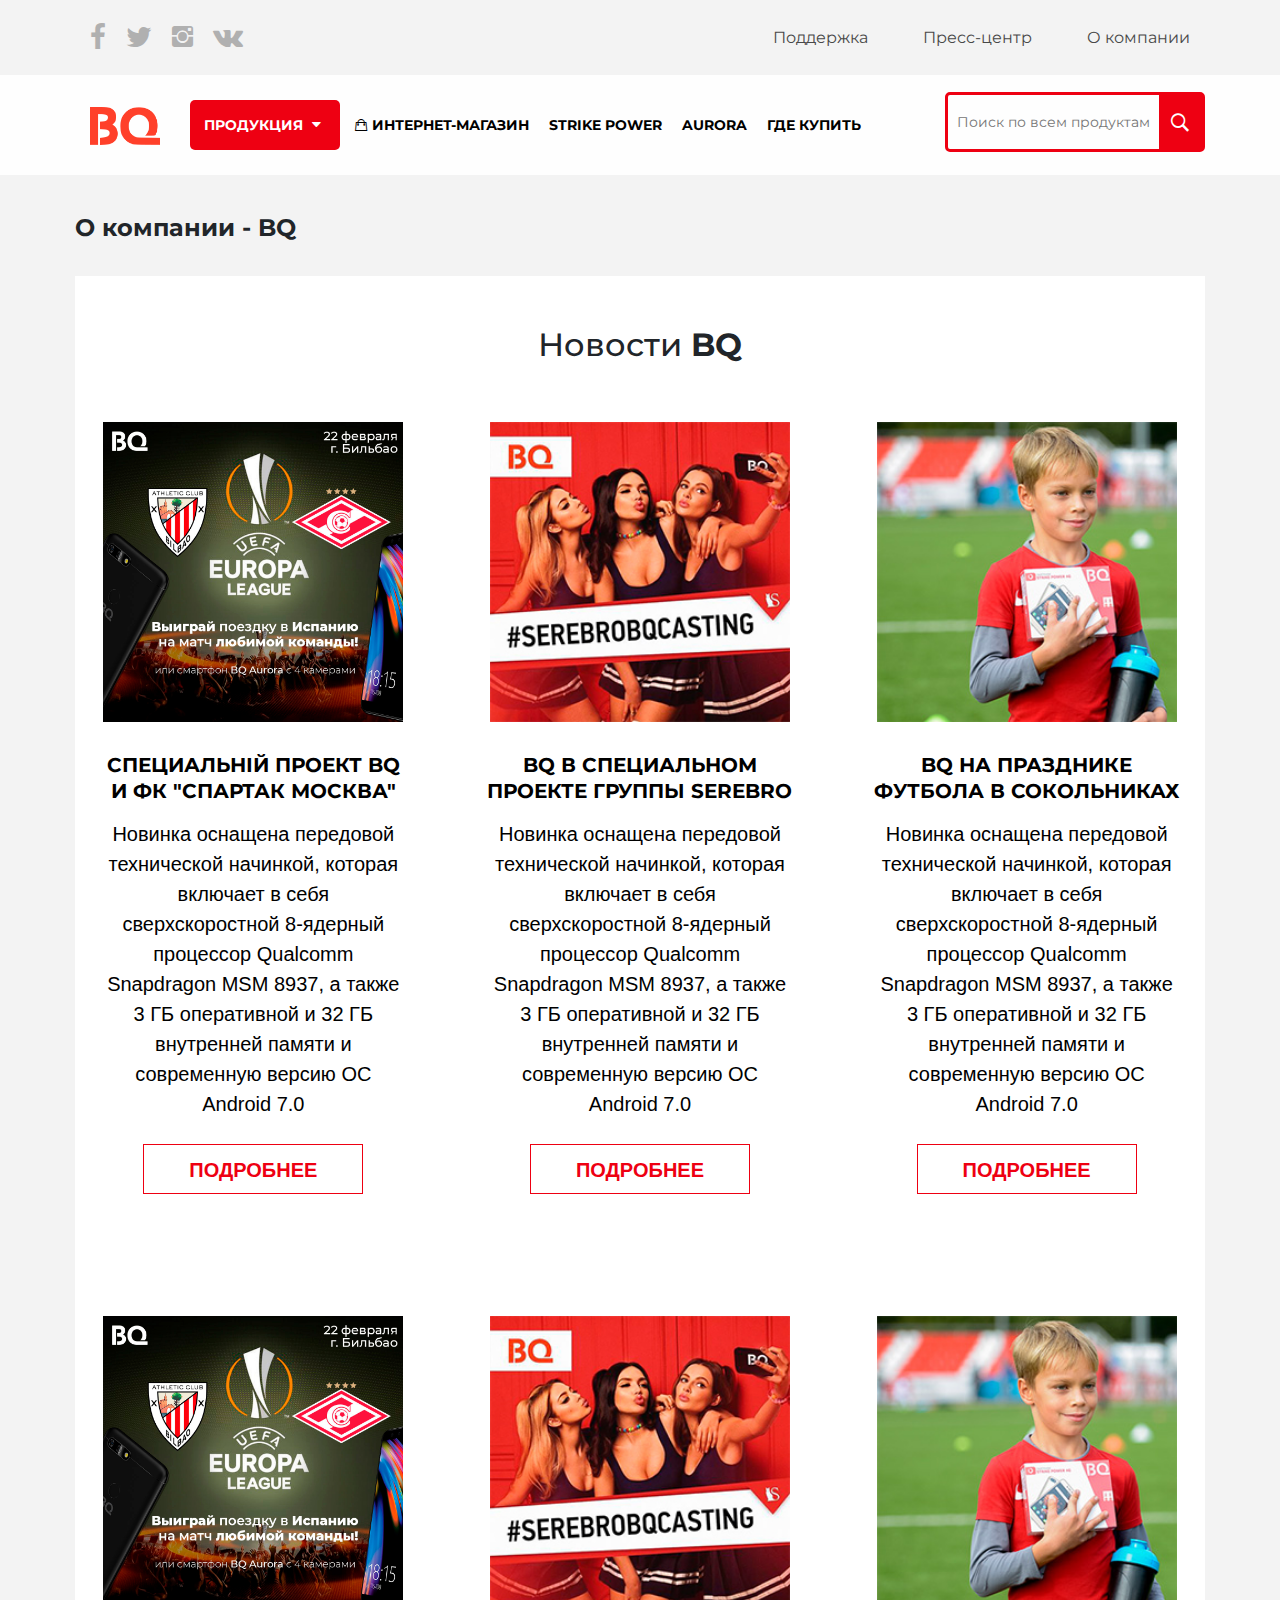
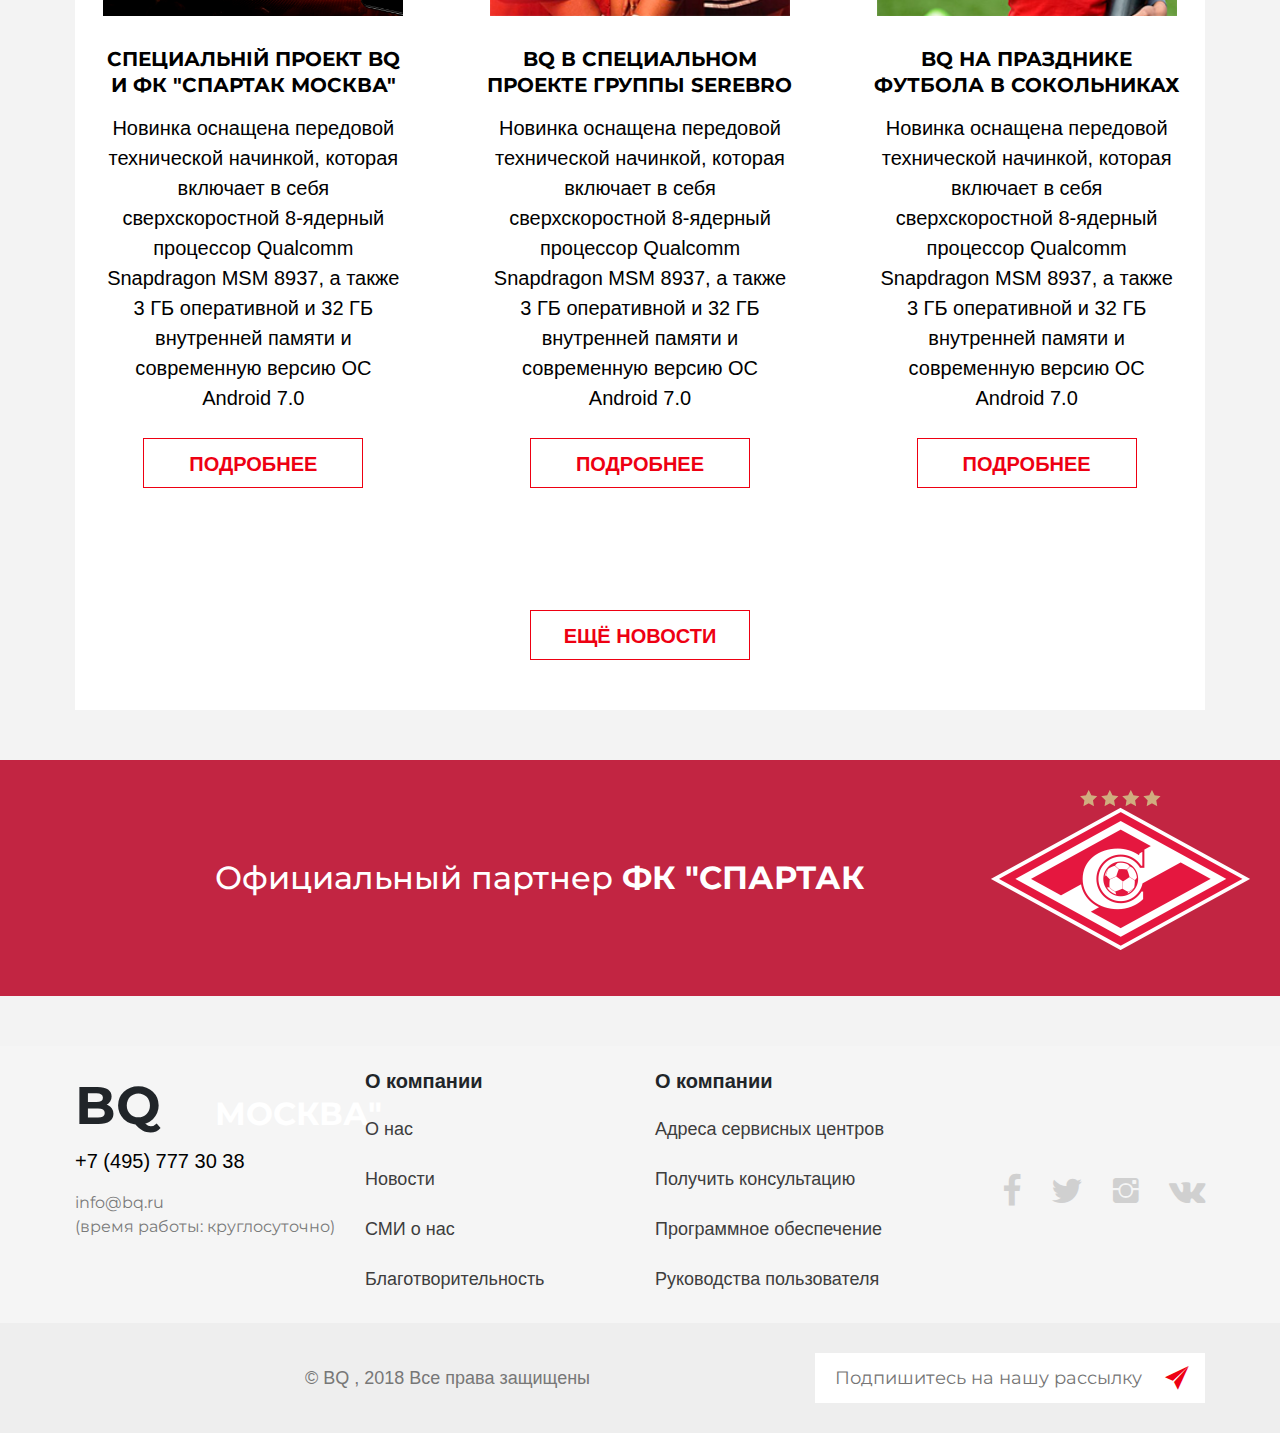
<file: news.html>
<!DOCTYPE html>
<html lang="ru">
<head>
    <meta charset="UTF-8">
    <meta http-equiv="X-UA-Compatible" content="IE=edge">
    <meta name="viewport" content="width=device-width, user-scalable=no, initial-scale=1.0, maximum-scale=1.0, minimum-scale=1.0">
    <link rel="stylesheet" href="css/bootstrap.css">
    <link rel="stylesheet" href="css/ionicons.css">
    <link rel="stylesheet" href="js/library/slick/slick.css">
    <link rel="stylesheet" href="https://maxcdn.bootstrapcdn.com/font-awesome/4.7.0/css/font-awesome.min.css">
    <link rel="stylesheet" href="css/common.css">
    <link rel="stylesheet" href="css/media.css">
    <link href="https://fonts.googleapis.com/css?family=Montserrat:400,600,700" rel="stylesheet">
    <title>BQ</title>
</head>
<body>
  <header>
      <div class="container-fluid">
          <div class="row">
              <section class="top-nav d-flex pad hidden-md">
                  <div class="col-xl-6">
                      <ul class="list-unstyled d-flex social">
                          <li><a href="#"><i class="fa fa-facebook"></i></a></li>
                          <li><a href="#"><i class="fa fa-twitter"></i></a></li>
                          <li><a href="#"><i class="ion-social-instagram"></i></a></li>
                          <li><a href="#"><i class="fa fa-vk"></i></a></li>
                      </ul>
                  </div>
                  <div class="col-xl-6">
                      <nav>
                          <ul class="list-unstyled top-nav d-flex justify-content-end">
                              <li><a href="#">Поддержка</a></li>
                              <li><a href="#">Пресс-центр</a></li>
                              <li><a href="#">О компании</a></li>
                          </ul>
                      </nav>
                  </div>
              </section>
              <section class="header d-flex hidden-md">
                  <div class="col-xl-12">
                      <nav>
                          <div class="nav-menu d-flex">
                              <ul class="header list-unstyled d-flex hidden-md">
                                  <a href="#" class="logo-item"><img src="img/logo.png" alt="logo"></a>
                                  <li>
                                      <section class="products">
                                          <a href="#">Продукция <i class="ion-arrow-down-b"></i></a>
                                          <ul class="list-unstyled">
                                              <li><a href="#">Product 1</a></li>
                                              <li><a href="#">Product 2</a></li>
                                              <li><a href="#">Product 3</a></li>
                                              <li><a href="#">Product 4</a></li>
                                              <li><a href="#">Product 5</a></li>
                                          </ul>

                                      </section>
                                  </li>
                                  <li><a href="#"><i class="ion-bag"></i>интернет-магазин</a></li>
                                  <li><a href="#">strike power</a></li>
                                  <li><a href="#">aurora</a></li>
                                  <li><a href="#">где купить</a></li>
                              </ul>
                              <ul class="list-unstyled search d-flex justify-content-end hidden-md">
                                  <form action="#" class="search-form d-flex">
                                      <input type="text" placeholder="Поиск по всем продуктам">
                                      <button type="submit" ><a href="#"><i class="ion-ios-search-strong"></i></a></button>
                                  </form>
                              </ul>

                          </div>
                      </nav>
                  </div>
              </section>
              <section class="header visible-md row no-gutters align-items-center justify-content-between">
                <a href="#" class="logo-item visible-md"><img src="img/logo.png" alt="logo"></a>
                <div class="hamburger-box visible-md">
                  <div class="hamburger-inner"></div>
                </div>
              </section>
          </div>
      </div>
  </header>
  <div class="mobile-panel pad" id="mobile-panel">
    <ul class="header list-unstyled">
        <li>
          <a href="#" class="toggle-button">Продукция <i class="ion-arrow-down-b"></i></a>
          <ul class="drop-menu list-unstyled">
              <li><a href="#">Product 1</a></li>
              <li><a href="#">Product 2</a></li>
              <li><a href="#">Product 3</a></li>
              <li><a href="#">Product 4</a></li>
              <li><a href="#">Product 5</a></li>
          </ul>
        </li>
        <li><a href="#">интернет-магазин</a></li>
        <li><a href="#">strike power</a></li>
        <li><a href="#">aurora</a></li>
        <li><a href="#">где купить</a></li>
        <li><a href="#">Поддержка</a></li>
        <li><a href="#">Пресс-центр</a></li>
        <li><a href="#">О компании</a></li>
    </ul>
    <form action="#" class="search-form d-flex">
      <input type="text" placeholder="Поиск по всем продуктам">
      <button type="submit"><a href="#"><i class="ion-ios-search-strong"></i></a></button>
    </form>
    <ul class="list-unstyled d-flex social">
        <li><a href="#"><i class="fa fa-facebook"></i></a></li>
        <li><a href="#"><i class="fa fa-twitter"></i></a></li>
        <li><a href="#"><i class="ion-social-instagram"></i></a></li>
        <li><a href="#"><i class="fa fa-vk"></i></a></li>
    </ul>
  </div>
  <section class="main">
      <div class="container-fluid pad">
          <div class="row">
              <div class="col-xl-12">
                  <div class="page-title">
                      О компании - BQ
                  </div>
              </div>
          </div>
          <div class="news">
            <div class="row">
                <div class="col-xl-12">
                    <div class="news-title text-center">
                        <h1>Новости <b>BQ</b></h1>
                    </div>
                </div>
            </div>
            <div class="row">
                <div class="col-xl-4 col-md-6">
                    <div class="news-item text-center">
                        <a href="#">
                            <div class="news-prew_img">
                                <img src="img/bq-euro.jpg" alt="">
                            </div>
                            <div class="news-item_title">
                                специальній проект BQ и фк "спартак москва"
                            </div>
                            <div class="description">Новинка оснащена передовой технической начинкой, которая включает в себя сверхскоростной 8-ядерный процессор Qualcomm Snapdragon MSM 8937, а также 3 ГБ оперативной и 32 ГБ внутренней памяти и современную версию ОС Android 7.0
                            </div>
                            <div class="more">Подробнее</div>
                        </a>
                    </div>
                </div>
                <div class="col-xl-4 col-md-6">
                    <div class="news-item text-center">
                        <a href="#">
                            <div class="news-prew_img text-center">
                                <img src="img/bq-cast.jpg" alt="">
                            </div>
                            <div class="news-item_title">
                                BQ в специальном проекте группы serebro
                            </div>
                            <div class="description">Новинка оснащена передовой технической начинкой, которая включает в себя сверхскоростной 8-ядерный процессор Qualcomm Snapdragon MSM 8937, а также 3 ГБ оперативной и 32 ГБ внутренней памяти и современную версию ОС Android 7.0
                            </div>
                            <div class="more">Подробнее</div>
                        </a>
                    </div>
                </div>
                <div class="col-xl-4 col-md-6">
                    <div class="news-item text-center">
                        <a href="#">
                            <div class="news-prew_img">
                                <img src="img/bq-foot.jpg" alt="">
                            </div>
                            <div class="news-item_title">
                                BQ на празднике футбола в сокольниках
                            </div>
                            <div class="description">Новинка оснащена передовой технической начинкой, которая включает в себя сверхскоростной 8-ядерный процессор Qualcomm Snapdragon MSM 8937, а также 3 ГБ оперативной и 32 ГБ внутренней памяти и современную версию ОС Android 7.0
                            </div>
                            <div class="more">Подробнее</div>
                        </a>
                    </div>
                </div>
                <div class="col-xl-4 col-md-6">
                    <div class="news-item text-center">
                        <a href="#">
                            <div class="news-prew_img">
                                <img src="img/bq-euro.jpg" alt="">
                            </div>
                            <div class="news-item_title">
                                специальній проект BQ и фк "спартак москва"
                            </div>
                            <div class="description">Новинка оснащена передовой технической начинкой, которая включает в себя сверхскоростной 8-ядерный процессор Qualcomm Snapdragon MSM 8937, а также 3 ГБ оперативной и 32 ГБ внутренней памяти и современную версию ОС Android 7.0
                            </div>
                            <div class="more">Подробнее</div>
                        </a>
                    </div>
                </div>
                <div class="col-xl-4 col-md-6">
                    <div class="news-item text-center">
                        <a href="#">
                            <div class="news-prew_img text-center">
                                <img src="img/bq-cast.jpg" alt="">
                            </div>
                            <div class="news-item_title">
                                BQ в специальном проекте группы serebro
                            </div>
                            <div class="description">Новинка оснащена передовой технической начинкой, которая включает в себя сверхскоростной 8-ядерный процессор Qualcomm Snapdragon MSM 8937, а также 3 ГБ оперативной и 32 ГБ внутренней памяти и современную версию ОС Android 7.0
                            </div>
                            <div class="more">Подробнее</div>
                        </a>
                    </div>
                </div>
                <div class="col-xl-4 col-md-6">
                    <div class="news-item text-center">
                        <a href="#">
                            <div class="news-prew_img">
                                <img src="img/bq-foot.jpg" alt="">
                            </div>
                            <div class="news-item_title">
                                BQ на празднике футбола в сокольниках
                            </div>
                            <div class="description">Новинка оснащена передовой технической начинкой, которая включает в себя сверхскоростной 8-ядерный процессор Qualcomm Snapdragon MSM 8937, а также 3 ГБ оперативной и 32 ГБ внутренней памяти и современную версию ОС Android 7.0
                            </div>
                            <div class="more">Подробнее</div>
                        </a>
                    </div>
                </div>
            </div>
            <div class="row">
                <div class="col-xl-12">
                    <div class="load-more text-center">
                        <div class="more"><a href="#">ещё новости</a></div>
                    </div>
                </div>
            </div>
        </div>
      </div>
  </section>
   <div class="container-fluid oficial hidden-sm">
      <div class="col-xl-12">
          <div class="d-flex">
              <h1>Официальный партнер <strong>ФК "СПАРТАК МОСКВА"</strong></h1>
              <img src="img/spartak-logo.png" alt="">
          </div>
      </div>
    </div>
  <footer>
      <div class="container-fluid pad">  
        <div class="row">
            <div class="col-lg-3">
                <div class="contacts">
                    <div class="title">
                        BQ
                    </div>
                    <div class="phone">
                        <a href="tel:+74957773038">+7 (495) 777 30 38</a>
                    </div>
                    <div class="email">
                        <a href="mailto:info@bq.ru">info@bq.ru</a>
                        <p>(время работы: круглосуточно)</p>
                    </div>

                </div>
            </div>
            <div class="col-lg-3">
                <div class="about">
                    <div class="title">
                        О компании
                    </div>
                    <div class="link"><a href="#">О нас</a></div>
                    <div class="link"><a href="#">Новости</a></div>
                    <div class="link"><a href="#">СМИ о нас</a></div>
                    <div class="link"><a href="#">Благотворительность</a></div>
                </div>
            </div>
            <div class="col-lg-3">
                <div class="support">
                    <div class="title">
                        О компании
                    </div>
                    <div class="link"><a href="#">Адреса сервисных центров</a></div>
                    <div class="link"><a href="#">Получить консультацию</a></div>
                    <div class="link"><a href="#">Программное обеспечение</a></div>
                    <div class="link"><a href="#">Руководства пользователя</a></div>
                </div>
            </div>
            <div class="col-lg-3">
                <div class="social d-flex justify-content-end">
                    <div><a href="#"><i class="fa fa-facebook"></i></a></div>
                    <div><a href="#"><i class="fa fa-twitter"></i></a></div>
                    <div><a href="#"><i class="ion-social-instagram"></i></a></div>
                    <div><a href="#"><i class="fa fa-vk"></i></a></div>
                </div>
            </div>
        </div>
      </div>
      <div class="container-fluid pad footer-bottom">
        <div class="row no-gutters justify-content-between bottom align-items-center">
          <div class="hidden-xs">&nbsp;</div>
          <div class="copy">&copy; BQ , 2018 Все права защищены</div>
          <div class="subscribe-form">
            <form action="">
              <input type="text" class="subscribe-form__field" placeholder="Подпишитесь на нашу рассылку">
              <button type="submit" class="subscribe-form__btn">
                <i class="ion-ios-paperplane"></i>
              </button>
            </form>
          </div>
        </div>
      </div>
  </footer>



  <script src="js/jquery-3.2.1.min.js"></script>
  <script src="js/library/slick/slick.min.js"></script>
  <script src="js/library/countdown/jquery.countdown.min.js"></script>
  <script src="js/bootstrap.js"></script>
  <script src="js/headhesive.min.js"></script>
  <script src="js/js.js"></script>
</body>
</html>
</file>
<file: css/common.css>
:root{
  --red: #ee0012;
  --blue: #007aff;
  --green: #4cd964;
}


body{
    font-family: 'Montserrat', sans-serif;
    background-color: #f3f3f3;
}
a:hover{
     text-decoration: none;
 }
ul, li {
    display: block;
    padding:0;
    margin: 0;
}
.pad{
    padding:0 75px;
}
/*Index*/
        /*Header*/
section.top-nav{
    width: 100%;
    height: 75px;
    line-height: 75px;

}
ul.top-nav li a{
    color: #484848;
    padding-left: 55px;
    text-decoration: none;
    align-items: stretch;
}
ul.social li a{
    color: #b0b0b0;
    font-size: 28px;
    padding-right: 20px;
}
ul.social li a:hover{
    color: #414141;
    font-size: 42px;
    transition: all .25s;
}
ul.top-nav li a:hover{
    color: #ee0012;
    transition: all .25s;

}
section.header{
    width: 100%;
    height: 125px;
    line-height: 125px;
    background-color: #fefefe;
    padding:0 75px;
    z-index: 10000;
}
.headhesive{
    position: fixed;
    top: -200px;
}
.headhesive--stick{
    z-index: 10001;
    display: block;
    position: fixed;
    top: 0;
    transition: all .6s ease-out;
}
.headhesive--unstick{
    /*transition: all .6s;*/
}
ul.header{
    text-transform: uppercase;
    font-size: 18px;
    font-family: "Montserrat", sans-serif;
    font-weight: 700;
    align-items: center;
}
ul.header a{
    color: #000;
}
ul.header>li>a:hover{
    text-decoration: none;
    color: #ee0012;
    transition: all .3s;
}
ul.header i{
    padding: 5px;
}
ul.header > li{
    margin-right: 40px;
}
section.products{
    height: 60px;
    width: 215px;
    border-radius: 5px;
    line-height: 60px;
    text-align: center;
    margin-left: 77px;
    margin-right: 43px;
    background-color: #ee0012;
}
section.products a {
    text-decoration: none;
    color: #fff;
}

section.products ul{
    position: fixed;
    background-color: #ee0012;
    display: none;
}
section.products:hover{
    border-bottom-left-radius: 0;
    border-bottom-right-radius: 0;
}
section.products:hover > ul{
    transition: all .5s ease-out;
    display: block;
}
section.products li{
    line-height: 30px;
    width: 215px;
}
ul.search{
    position: absolute;
    height: 125px;
    line-height: 125px;
    right: 0;
    float: right;
}
form.search-form{
    margin-top: 25px;
    width: 335px;
    height: 70px;
    border: solid #ee0012;
    border-radius: 5px;
}
form.search-form input{
    border: none;
    background: none;
    width: 265px;
    height: 65px;
    text-align: center;

}
form.search-form button{
    background: #ee0012;
    border: 0;
    font-size: 32px;
    width: 70px;
    line-height: 60px;
}
form.search-form button a{
    color: #ffffff;
}
        /*Slider*/
.slider{
  background-color: #f6f6f6;
}
.main-slider{
  width: 100%;
}
.slider-item{
  width: 100%;
  height: calc(100vh - 200px);
  position: relative;
  border: 0;
  outline: 0;
}
.slider-img{
  width: 100%;
  height: 100%;
  position: absolute;
  left: 0;
  top: 0;
  padding-left: 500px;
}
.slider-img__item{
  width: 100%;
  height: 100%;
}
.slider-img img{
  max-height: 100%;
}
.slider-descr{
  height: 100%;
  max-width: 500px;
  position: relative;
  z-index: 2;
}
.slider-name{
  text-transform: uppercase;
  font-size: 20px;
  color: rgba(0,0,0,0.5)
}
.slider-title{
  font-size: 48px;
  text-transform: uppercase;
  margin-bottom: 0;
}
.slider-text{
  font-size: 42px;
}
.slider img{
  max-width: 100%;
}
        /*Content*/
div.special-offers{
    width: 100%;
}div.special-offers img{
     width: 100%;
 }
.post-thumb {
    position: relative;
    display: -webkit-box;
    display: -webkit-flex;
    display: -ms-flexbox;
    display: flex;
    -webkit-box-pack: center;
    -webkit-justify-content: center;
    -ms-flex-pack: center;
    justify-content: center;
    -webkit-box-orient: vertical;
    -webkit-box-direction: normal;
    -webkit-flex-direction: column;
    -ms-flex-direction: column;
    flex-direction: column;
    box-sizing: border-box;
}
.post-thumb p{
    text-transform: uppercase;
    font-size: 24px;
    font-weight:400;
}
.post-thumb img {
    width: 100%;
}
.post-thumb-overlay {
    position: absolute;
    top: 0;
    left: 0;
    bottom: 0;
    height: 100%;
    width: 100%;

    /*opacity: 0;*/
    overflow: hidden;
    -webkit-transition: all .5s;
    transition: all .5s;
}

.post-thumb:hover .post-thumb-overlay {
    /*opacity: 1; */
    background: rgba(0, 0, 0, 0.4);
}
.post-thumb:hover p{
    text-decoration: underline;
}
.post-thumb:hover{
    box-shadow: 0 0 25px rgba(16,16,16,0.8);
}
.post-thumb-overlay div {
    color: #fff;
    display: block;
    text-decoration: none;
    font-weight: 600;
    font-size: 14px;
    position: relative;
    width: 100%;
    letter-spacing: 1px;
}
.post-thumb-overlay div.right-text{
  float: right;
  width: 520px;
  text-align: left;
}
        /*Продукты*/
.catalog{
    margin-top: 75px;
    width: 100%;
    margin-bottom: 70px;
}
.day-offer{
    width: 100%;
    border: 4px solid var(--red);
    border-radius: 10px;
    background: #fff;
    padding: 20px;
    text-align: center;
}
.catalog-categories{
    margin: 20px 0;
    /*padding:15px 0;*/
    line-height: 60px;
    font-size: 22px;
    font-family: "Montserrat", sans-serif;
    font-weight: 600;
    align-items: center;
    letter-spacing: 1px;
}
.catalog-categories div{
    padding-right: 55px;
}
.catalog-categories a{
    text-decoration: none;
    color: #787878;
}
.catalog-categories a:hover{
    color: #ff3b30;
}
.catalog-categories i{
    font-size: 46px;
}
.products{
    /*width: 100%;*/
}
.product{
    /*height: 280px;*/
    width: 330px;
    text-align: center;
    margin-bottom: 100px;
    padding-bottom: 20px;
}
.product:hover{
    transition: all .5s;
    box-shadow: 0 0 25px rgba(16,16,16,0.8);
}
.product a{
    text-decoration: none;
}
div.prew_img{
    width: 330px;
    height: 330px;
    box-sizing: border-box;
    background: #ffffff;
    line-height: 330px;
}
.product img{
    max-width: 330px;
}
div.price  {
    padding: 15px 0;
    color: #007aff;
    text-decoration: none;
    font-size: 22px;
    font-weight: 600;
}
div.name{
    color: #474747;
    font-weight: 600;
    padding: 5px 0;
}
div.category{
    color: #474747;
}
.partners{
    font-weight: 400;
    font-size: 47px;
    color: #777777;
    text-align: center;
    margin-bottom: 70px;
}
.partners h1{
    margin-bottom: 70px;
}
.partners-name{
    box-sizing: border-box;
}
.partner{
    margin-bottom: 50px;
}
.partner img{
    filter: grayscale(100%);
    max-width: 100%;
    height: auto;
}
.partner:hover img{
    filter: none;
    transition: all .6s;
    box-shadow: 0 0 25px rgba(16,16,16,0.8);
}
.oficial{
    background-color:#c22542;
    height: 236px;
    margin-bottom: 50px;

}
.oficial h1{
    color: #ffffff;
    line-height: 236px;
    padding-left: 185px;
}
.oficial img{
    height: 100%;
    padding-top: 30px;
    padding-left: 100px;
}
        /*news*/
.news{
    background: #ffffff;
    margin-bottom: 50px;
}
.news-title{
    padding: 50px 0;
    margin: 0;
}
.news-item{
    padding: 50px;
    margin-left: 27px;
    margin-right: 27px;
    margin-bottom: 22px;
}
.news-item a{
    text-decoration: none;
}
.news-item:hover{
    transition: all .5s;
    box-shadow: 0 0 25px rgba(16,16,16,0.8);
}
.news-item:hover .more{
    background-color: #ee0012;
    color: #fff;
    transition: all .5s;
}
.news-prew_img{
    height: 330px;
}
.news-prew_img img{
    max-width: 300px;
    min-height: 300px;
}
.news-item_title{
    font-family: "Montserrat", sans-serif;
    font-weight: 700;
    font-size: 30px;
    text-transform: uppercase;
    color: #000;
    padding-bottom: 25px;
}
.description{
    text-align: justify;
    font-family: "Segoe UI", sans-serif;
    font-size: 22px;
    color: #000;
    margin-bottom: 25px;
}
.more{
    font-family: "Segoe UI", sans-serif;
    font-weight: 600;
    font-size: 24px;
    text-transform: uppercase;
    color: #ee0012;
    width: 220px;
    height: 50px;
    border: 1px solid #ee0012;
    line-height: 50px;
    position: relative;;
    left: 50%;
    margin-left: -110px;
}
        /*ФУТЕР*/
footer{
    padding-top: 20px;
    background: #f5f5f5;

}
div.contacts .title{
    font-family: "Montserrat", sans-serif;
    font-weight: 700;
    font-size: 53px;
}
.phone{
    font-family: "Segoe UI", sans-serif;
    font-weight: 400;
    font-size: 20px;
    margin-bottom: 15px;
}
.phone a{
    color: #000;
}
div.email, .email a{
    color: #7a7a7a;
}
div.contacts a:hover{
    color: #ee0012;
    transition: all .5s;
}

div.about .title, div.support .title{
    font-family: "Segoe UI",sans-serif;
    font-size: 20px;
    font-weight: 600;
    padding-bottom: 20px;
}
.link{
    font-family: "Segoe UI",sans-serif;
    font-size: 18px;
    font-weight: 400;
    padding-bottom: 23px;
}
.link a{
    color: #3d3d3d;
}
.link a:hover{
    color: #ee0012;
    transition: all .25s;
}
        /*СОЦ.СЕТИ*/
div.social{
    line-height: 250px;
}
div.social a{
    padding-left: 45px;
    font-size: 60px;
    color: #d0d0d0;
}
div.social a:hover{
    color: #414141;
    transition: all .25s;
}
.bottom{
    font-family: "Segoe UI",sans-serif;
    font-size: 18px;
    font-weight: 400;
    line-height: 36px;
    color: #777777;
}
.bottom a{
    color: #777;
}
.bottom a:hover{
    color: #ee0012;
    transition: all .25s;
}
.subscribe i{
    color: #ee0012;
    font-size: 36px;
    padding-left: 10px;
}
.btn-red{
  font-size: 24px;
  color: #fff !important;
  border-radius: 50px;
  background: #ee0012;
  font-weight: 700;
  text-transform: uppercase;
  padding: 15px 20px;
  min-width: 270px;
}
.slick-dots{
  position: absolute;
  z-index: 10;
  right: 0;
  top: 50%;
  -webkit-transform: translate(0,-50%);
  -ms-transform: translate(0,-50%);
  -o-transform: translate(0,-50%);
  transform: translate(0,-50%);
}
.slick-dots button{
  border: 2px solid #ee0012;
  border-radius: 50%;
  outline: 0;
  background: #fff;
  width: 20px;
  height: 20px;
  display: block;
  text-indent: -9999px;
  cursor: pointer;
}
.slick-dots li.slick-active button{
  background: #ee0012;
}
.slick-dots li + li{
  margin-top: 10px;
}
.day-offer{
  padding-bottom: 60px;
}
.day-offer__header{
  padding-top: 10px;
  padding-bottom: 20px;
  margin-bottom: 15px;
  border-bottom: 2px solid #eeeeee;
}
.item-title{
  font-size: 32px;
}
.day-offer__img{
  position: relative;
}
.day-offer__label{
  background: var(--red);
  color: #fff;
  border-radius: 50%;
  width: 150px;
  height: 150px;
  text-align: center;
  font-size: 22px;
  text-transform: uppercase;
  line-height: 1.2;
  font-family: 'Myriad Pro','Montserrat',sans-serif;
  position: absolute;
  z-index: 2;
  right: 10px;
  top: 20px;
}
.day-offer__price{
  margin-top: 20px;
}
.day-offer__label b{
  font-size: 40px;
}
.day-offer__label > div{
  width: 100%;
}
.price-today{
  font-size: 32px;
  font-weight: bold;
  color: var(--blue);
  display: inline-block;
  vertical-align: bottom;
  margin: 0 10px;
}
.price-prev{
  color: #ccc;
  font-size: 28px;
  text-decoration: line-through;
  display: inline-block;
  vertical-align: bottom;
  margin: 0 10px;
}
.day-offer__name{
  text-transform: uppercase;
  font-size: 24px;
  margin-top: 10px;
}
.day-offer__count{
  margin-top: 40px;
}
.day-offer__footer{
  border-top: 2px solid #eee;
  padding-top: 40px;
  margin-top: 40px;
}
.timer-title{
  font-size: 28px;
  font-weight: bold;
  text-transform: uppercase;
}
.timer-subtitle{
  font-size: 22px;
}
.countdown-item{
  display: inline-block;
  vertical-align: middle;
  margin: 0 10px;
  text-align: center;
}
.countdown-title{
  width: 70px;
  height: 70px;
  margin: auto;
  border-radius: 50%;
  line-height: 66px;
  text-align: center;
  font-size: 30px;
  font-weight: bold;
  background: #f5f5f5;
  border: 2px solid #eeeeee;
}
.countdown-name{
  text-transform: uppercase;
  font-size: 16px;
  margin-top: 20px;
}
.green-color{
  color: var(--green);
}
.red-color{
  color: var(--red);
}
.day-offer__count{
  font-size: 22px;
  color: #a3a3a3;
}
.day-offer__count span{
  font-weight: bold;
  margin-left: 5px;
}
.footer-bottom{
  background: #eeeeee;
  padding-top: 30px;
  padding-bottom: 30px;
}
.subscribe-form{
  position: relative;
  display: inline-block;
}
.subscribe-form__field{
  width: 390px;
  height: 50px;
  background: #fff;
  padding-left: 20px;
  padding-right: 20px;
  border: 0;
  outline: 0;
  font-size: 18px;
  font-family: 'Montserrat', sans-serif;
  padding-right: 50px;
}
.subscribe-form__btn{
  color: var(--red);
  background: transparent;
  outline: 0 !important;
  border: 0 !important;
  cursor: pointer;
  font-size: 38px;
  position: absolute;
  right: 10px;
  top: 5px;
}
.hamburger-box {
  position: relative;
  display: inline-block;
  width: 50px;
  height: 24px;
  cursor: pointer;
  -webkit-user-select: none;
     -moz-user-select: none;
      -ms-user-select: none;
          user-select: none; }
  .hamburger-box.is-active .hamburger-inner {
    -webkit-transform: translate3d(0, 10px, 0) rotate(45deg);
       -moz-transform: translate3d(0, 10px, 0) rotate(45deg);
            transform: translate3d(0, 10px, 0) rotate(45deg); }
    .hamburger-box.is-active .hamburger-inner:before {
      -webkit-transform: rotate(-45deg) translate3d(-5.71429px, -6px, 0);
         -moz-transform: rotate(-45deg) translate3d(-5.71429px, -6px, 0);
              transform: rotate(-45deg) translate3d(-5.71429px, -6px, 0);
      opacity: 0; }
    .hamburger-box.is-active .hamburger-inner:after {
      -webkit-transform: translate3d(0, -20px, 0) rotate(-90deg);
         -moz-transform: translate3d(0, -20px, 0) rotate(-90deg);
              transform: translate3d(0, -20px, 0) rotate(-90deg); }

.hamburger-inner {
  top: 50%;
  display: block;
  margin-top: -2px;
  position: absolute;
  width: 50px;
  height: 3px;
  -webkit-transition-timing-function: ease;
     -moz-transition-timing-function: ease;
       -o-transition-timing-function: ease;
          transition-timing-function: ease;
  -webkit-transition-duration: .15s;
     -moz-transition-duration: .15s;
       -o-transition-duration: .15s;
          transition-duration: .15s;
  -webkit-transition-property: -webkit-transform;
  transition-property: -webkit-transform;
  -o-transition-property: -o-transform;
  -moz-transition-property: transform, -moz-transform;
  transition-property: transform;
  transition-property: transform, -webkit-transform, -moz-transform, -o-transform;
  top: 2px;
  background-color: var(--red); }
  .hamburger-inner:before {
    content: "";
    position: absolute;
    width: 50px;
    height: 3px;
    -webkit-transition-timing-function: ease;
       -moz-transition-timing-function: ease;
         -o-transition-timing-function: ease;
            transition-timing-function: ease;
    -webkit-transition-duration: .15s;
       -moz-transition-duration: .15s;
         -o-transition-duration: .15s;
            transition-duration: .15s;
    -webkit-transition-property: -webkit-transform;
    transition-property: -webkit-transform;
    -o-transition-property: -o-transform;
    -moz-transition-property: transform, -moz-transform;
    transition-property: transform;
    transition-property: transform, -webkit-transform, -moz-transform, -o-transform;
    background-color: var(--red);
    top: -10px;
    top: 10px;
    transition-timing-function: ease;
    transition-duration: .15s;
    -webkit-transition-property: opacity,-webkit-transform;
    transition-property: opacity,-webkit-transform;
    -o-transition-property: opacity,-o-transform;
    -moz-transition-property: transform,opacity,-moz-transform;
    transition-property: transform,opacity;
    transition-property: transform,opacity,-webkit-transform,-moz-transform,-o-transform; }
  .hamburger-inner:after {
    content: "";
    position: absolute;
    width: 50px;
    height: 3px;
    -webkit-transition-timing-function: ease;
       -moz-transition-timing-function: ease;
         -o-transition-timing-function: ease;
            transition-timing-function: ease;
    -webkit-transition-duration: .15s;
       -moz-transition-duration: .15s;
         -o-transition-duration: .15s;
            transition-duration: .15s;
    -webkit-transition-property: -webkit-transform;
    transition-property: -webkit-transform;
    -o-transition-property: -o-transform;
    -moz-transition-property: transform, -moz-transform;
    transition-property: transform;
    transition-property: transform, -webkit-transform, -moz-transform, -o-transform;
    background-color: var(--red);
    bottom: -10px;
    top: 20px; }

.mobile-panel{
  padding-top: 20px;
  padding-bottom: 20px;
  display: none;
}
.drop-menu{
  display: none;
  padding-left: 15px;
  padding-right: 15px;
}
.drop-menu li{
  margin: 5px 0;
}
.post-img{
  height: 300px;
  -webkit-background-size: cover;
  background-size: cover;
  background-position: 50%;
  background-repeat: no-repeat;
}
/*Company*/
section.main div.page-title{
    font-family: "Montserrat", sans-serif;
    font-weight: bold;
    font-size: 32px;
    margin-top: 35px;
    margin-bottom: 30px;
}
section.main div.page-content{
    background: #ffffff;
    padding: 0 120px;
}
section.main div.page-content b{
    font-weight: 700;
}
section.main div.title{
    font-family: "Montserrat", sans-serif;
    font-weight: 400;
    font-size: 32px;
    text-transform: uppercase;
    text-align: center;
    margin: 35px 0;
}
section.main div.title strong{
    font-weight: 700;
}
section.main div.content{
    font-family: "Segoe UI", sans-serif;
    font-weight: 600;
    font-size: 24px;
    text-align: left;
}
div.how-it-make{
    margin: 50px 0;
}
div.how-it-make img{
    width: 100%;
}
.adv_title{
    font-family: "Montserrat", sans-serif;
    font-size: 32px;
    font-weight: 400;
    margin-bottom: 30px;
}
.adv_content{
    font-family: "Segoe UI", sans-serif;
    font-weight: 600;
    font-size: 24px;
    text-align: left;
    margin-bottom: 50px;
}
.for-partners{
    margin-bottom: 50px;
}
div.for-partners > div.title{
    text-transform: none;
}
.for-partners .contacts a{
    color: #000;
    font-family: "Montserrat", sans-serif;
    font-weight: 400;
    font-size: 32px;
}
div.load-more{
    padding: 50px 0;
}
.load-more .more:hover {
    background-color: #ee0012;
    transition: all .5s;
}
.more a{
    color: #ee0012;
}
.more:hover a{
    color: #fff;
    transition: all .5s;
}
.news-image{
    padding: 0 30px;
}
.news-image img{
    max-width: 100%;
    height: auto;
}
.news-content{
  font-family: "Segoe UI", sans-serif;
  font-weight: 400;
  font-size: 24px;
  color: #111111;
  padding: 30px 30px 0 30px;
}
.news-content p{
    text-align: left;
}
.news-content img{
  max-width: 100%;
  height: auto;
}

.tab-menu{
    font-family: "Montserrat", sans-serif;
    font-weight: 400;
    font-size: 24px;
    line-height: 1.5;
}
.tab-menu a{

    color: #888888;
}
.tab-menu a:hover{
    color: #ee0012;
    transition: all .5s;
}
.catalog-top{
    /*height: 970px;*/
    padding-top: 20px;
    padding-bottom: 70px;
}
.catalog-promo{
    background: #ee0012;
}
.catalog-promo:hover{
    transition: all .5s;
    box-shadow: 0 0 30px rgba(16,16,16,0.8);
}
.promo-img img{
    max-height: 970px;
    margin-bottom: 35px;
}
.catalog-promo .title{
    text-transform: uppercase;
    font-family: "Montserrat", sans-serif;
    font-weight: 700;
    font-size: 32px;
    color: #ffffff;
    letter-spacing: 3px;
    padding: 50px 0 35px 0;
}
.offer{
    font-family: "Montserrat", sans-serif;
    font-size: 36px;
}
span.new-price{
    color: #ffffff;
    padding-right: 20px;
}
span.old-priice{
    font-family: "Segoe UI",sans-serif;
    text-decoration: line-through;
    color: #cccccc;
}
.model{
    text-transform: uppercase;
    color: #cccccc;
    padding-bottom: 50px;
}
.catalog-top__product{
  margin-bottom: 10px;
  padding-bottom: 20px;
  position: relative;
}
.catalog-top__product:hover{
    transition: all .5s;
    box-shadow: 0 0 25px rgba(16,16,16,0.8);
}
.catalog-top__prew img{
    max-height: 345px;
}
.discount{
    position: absolute;
    top: 16%;
    right: 12%;
    width: 220px;
    height: 220px;
    border: 1px solid #c2da22;
    border-radius: 50%;
    color: #ffffff;
    background: #c2da22;
    font-family: "Myriad Pro", sans-serif;
    font-size: 32px;
    text-transform: uppercase;
    line-height: 54px;
}
.discount strong{
    font-weight: 700;
    font-size: 54px;
}
.discount p{
    padding-top: 25%;
}
.other-title {
    font-family: "Montserrat", sans-serif;
    font-weight: 400;
    font-size: 32px;
    margin-top: 120px;
    padding-bottom: 90px;
    border-bottom: solid 2px #eeeeee;
}
.other-products{
    margin-top: 80px;
    padding-bottom: 100px;

}
.other-products__prew{
    max-width: 100%;
    background: #f5f5f5;
    position: relative;
}
.like, .compare{
    font-size: 24px;
    width: 50px;
    height: 50px;
    border-radius: 50%;
    border: solid 1px #eeeeee;
    padding: 8px;
    position: absolute;
}
.like a, .compare a{
    color: #000;
}
.like{
    top: 5px;
}
.compare{
    top: 55px;
}
.on-hover > .more{
    border: none;
    position: absolute;
    top: 220px;
}
.on-hover{

    display: none;
}
.other-products__item:hover .on-hover{
    display: block;
}
.other-products__item:hover{
    transition: all .3s;
    border: solid 2px #ee0012;
    border-radius: 5px;
}
.other-products__item:hover .price-value{
  display: none;
}
.other-products__item:hover .more-btn{
  display: inline-block;
}
.other-products__item:hover > a > .price{
    display: none;
}
.more-btn{
  display: none;
}
.other-products__item{
    padding: 5px;
    border: 2px solid transparent;
    margin-bottom: 20px;
}
.tab-link{
  display: inline-block;
}
.tab-link + .tab-link{
  margin-left: 20px;
}
.label-item{
  position: absolute;
  z-index: 5;
  right: 0;
  top: 0;
}
</file>
<file: css/media.css>
@media(max-width: 1750px){
	section.products{
		margin: 0 30px;
	}
	ul.header > li:nth-child(2){
		margin-right: 0;
	}
	ul.header > li{
		margin-right: 20px;
	}
}
@media(max-width: 1600px){
	section.products{
		width: 150px;
		font-size: 14px;
	}
	.catalog{
		margin-bottom: 0;
	}
	.promo-img img{
		max-height: 400px;
	}
	section.main div.page-content{
		padding: 20px 50px;
	}
	img{
		max-width: 100%;
		height: auto;
	}
	section.main div.title{
		font-size: 24px;
		margin: 20px 0;
	}
	.catalog-top__prew img{
		max-height: 220px;
	}
	.offer{
		font-size: 30px;
	}
	.catalog-promo .title{
		padding: 10px 0;
	}
	.discount strong{
		font-size: 34px;
	}
	.discount{
		width: 150px;
		height: 150px;
		font-size: 24px;
		line-height: 40px;
	}
	.news-content{
		font-size: 20px;
		line-height: 1.4;
	}
	section.main div.content{
		font-size: 20px;
	}
	section.main div.page-title{
		font-size: 24px;
	}
	.for-partners .contacts a{
		font-size: 24px;
	}
	.adv_content{
		font-size: 20px;
	}
	.adv_title{
		font-size: 24px;
		margin-bottom: 20px;
	}
	ul.header > li{
		font-size: 16px;
	}
	form.search-form{
		width: 260px;
		height: 60px;
		margin-top: 30px;
	}
	form.search-form input{
		width: 100%;
		height: 100%;
		font-size: 14px;
	}
	form.search-form button {
    font-size: 24px;
    width: 50px;
    line-height: 55px;
	}
	section.products li{
		width: 190px;
	}
	h1, .h1{
		font-size: 2rem;
	}
	h2, .h2{
		font-size: 1.5rem;
	}
	.post-thumb p{
		font-size: 18px;
	}
	.news-item{
		padding-left: 10px;
		padding-right: 10px;
		margin-left: 15px;
		margin-right: 15px;
	}
	.news-item_title{
		font-size: 20px;
		padding-bottom: 15px;
		line-height: 1.3;
	}
	.description{
		text-align: center;
		font-size: 20px;
	}
	.more{
		font-size: 20px;
	}
	.more{
		left: 0;
		margin-left: 0;
		display: block;
		margin: auto;
	}
	.slider-title{
		font-size: 36px;
	}
	.slider-text{
		font-size: 30px;
	}
	.btn-red{
		font-size: 20px;
	}
	.slider-name{
		font-size: 18px;
	}
	.post-thumb-overlay div.right-text{
		width: 400px;
	}
	.catalog-categories{
		font-size: 18px;
	}
	.catalog-categories div{
		padding-right: 20px;
	}
	.product img{
		max-width: 100%;
		max-height: 330px;
	}
	.product{
		width: 100%;
	}
	div.prew_img{
		width: 100%;
	}
	.news-title{
		padding-bottom: 0;
	}
	.countdown-item{
		margin: 0 5px;
	}
	.countdown-title{
		width: 50px;
		height: 50px;
		line-height: 46px;
		font-size: 18px;
	}
	.item-title{
		font-size: 24px;
	}
	.countdown-name{
		font-size: 14px;
	}
	.price-prev{
		font-size: 20px;
	}
	.price-today{
		font-size: 24px;
	}
	.day-offer__name{
		font-size: 20px;
	}
	.timer-title{
		font-size: 22px;
	}
	.timer-subtitle{
		font-size: 18px;
	}
}
@media(max-width: 1500px){
	.product-item{
		flex: 0 0 50%;
    max-width: 50%;
	}
	.slider-img{
		padding-left: 400px;
	}
	.slider-img__item{
		height: auto;
	}
	.product{
		margin-bottom: 40px;
	}
	div.social a{
		font-size: 34px;
		padding-left: 30px;
	}
	section.header{
		height: 100px;
		line-height: 100px;
	}
	form.search-form{
		margin-top: 17px;
	}
}
@media(max-width: 1400px){
	ul.header > li{
		font-size: 14px;
	}
	.logo-item{
		width: 70px;
	}
	.logo-item img{
		max-width: 100%;
		height: auto;
	}
	section.products{
		height: 50px;
		line-height: 50px;
		margin-right: 10px;
	}
}
@media(min-width: 1200px){
	.visible-md{
		display: none;
	}
}
@media(max-width: 1199px){
	.hidden-md{
		display: none !important;
	}
	.logo-item{
		width: 100px;
	}
	.social.justify-content-end{
		-webkit-box-pack: start !important;
    -ms-flex-pack: start !important;
    justify-content: flex-start !important;
	}
	div.social a{
		padding-left: 0;
	}
	.tab-menu{
		font-size: 20px;
	}
	.other-title{
		margin-top: 50px;
		font-size: 30px;
		padding-bottom: 30px;
	}
	.other-products{
		margin-top: 50px;
		padding-bottom: 50px;
	}
	.social > div + div{
		margin-left: 20px;
	}
	section.main div.page-content{
		padding: 20px 30px;
	}
	section.main div.title{
		font-size: 20px;
		margin: 10px 0;
	}
	section.main div.content{
		font-size: 18px;
	}
	section.main div.page-title{
		font-size: 20px;
	}
	.for-partners .contacts a{
		font-size: 20px;
	}
	.adv_content{
		font-size: 18px;
	}
	.adv_title{
		font-size: 20px;
		margin-bottom: 10px;
	}
	section.header{
		line-height: 1;
		height: 80px;
	}
	form.search-form{
		margin: 15px 0;
	}
	ul.header > li{
		margin: 7px 0;
	}
	.slider-title{
		font-size: 30px;
	}
	.slider-text{
		font-size: 24px;
	}
	.btn-red{
		min-width: 200px;
		font-size: 18px;
		padding: 10px 15px;
	}
	.slider-name{
		font-size: 16px;
	}
	.post-thumb-overlay div{
		padding: 15px !important;
	}
	.post-thumb p{
		font-size: 14px;
	}
	.post-thumb h2{
		font-size: 20px;
	}
	.post-thumb h1{
		font-size: 24px;
	}
	.post-thumb-overlay div.right-text{
		width: 260px;
	}
	.oficial h1{
		font-size: 24px;
		padding-left: 0;
	}
}
@media(min-width: 992px){
	.visible-sm{
		display: none !important;
	}
}
@media(max-width: 991px){
	footer div.social{
		line-height: 1;
	}
	.news-title{
		padding-top: 20px;
		padding-left: 15px;
		padding-right: 15px;
	}
	div.load-more{
		padding-top: 0;
	}
	.news-content{
		padding-top: 0;
		padding-bottom: 0;
		font-size: 18px;
	}
	.catalog{
		margin-top: 30px;
	}
	.news{
		margin-bottom: 0;
	}
	.hidden-sm{
		display: none;
	}
	.pad,
	section.header{
		padding: 20px 25px;
	}
	.day-offer__img{
		height: 300px;
	}
	.day-offer__img img{
		max-width: 100%;
		max-height: 100%;
	}
	.day-offer__label{
		font-size: 18px;
		width: 120px;
		height: 120px;
	}
	.day-offer__label b{
		font-size: 24px;
	}
	div.special-offers{
		display: block !important;
	}
	.post-thumb{
		width: 100%;
		display: block !important;
		margin: 20px 0 !important;
	}
	.sm-block{
		display: block !important;
	}
	.slider-item{
		height: 400px;
	}
	.post-thumb-overlay div{
		text-align: center;
	}
	.post-thumb-overlay div.right-text{
		width: 100%;
		text-align: center;
	}
	.post-thumb .post-thumb-overlay{
		opacity: 1;
		background: rgba(0,0,0,0.5) !important;
	}
	.partners{
		margin-bottom: 0;
	}
	.news-item_title{
		font-size: 16px;
	}
	.description{
		font-size: 16px;
	}
	.more{
		font-size: 16px;
		line-height: 46px;
		width: 190px;
	}
}
@media(max-width: 767px){
	.hidden-xs{
		display: none !important;
	}
	.section-header > div{
		width: 100%;
		text-align: center;
	}
	.other-title{
		font-size: 24px;
	}
	.tab-menu{
		font-size: 18px;
	}
	.tab-link + .tab-link{
		margin-left: 0;
	}
	.tab-link{
		margin: 5px 10px;
	}
	.offer{
		font-size: 24px;
	}
	.bottom > div{
		width: 100%;
		text-align: center;
	}
	.news-content{
		font-size: 16px;
	}
	.subscribe-form form{
		display: inline-block;
		position: relative;
	}
	.pad, section.header{
		padding-left: 15px;
		padding-right: 15px;
	}
	section.main div.page-content{
		padding: 15px;
	}
	section.main div.title{
		font-size: 16px;
	}
	section.main div.page-title{
		margin: 15px 0;
	}
	footer{
		padding-top: 0;
	}
	.adv_content{
		margin-bottom: 30px;
	}
	section.main div.content{
		font-size: 14px;
	}
	section.main div.page-title{
		font-size: 16px;
	}
	.for-partners .contacts a{
		font-size: 16px;
	}
	.adv_content{
		font-size: 14px;
	}
	.adv_title{
		font-size: 16px;
		margin-bottom: 10px;
	}
	.catalog-categories{
		display: block !important;
	}
	.catalog-categories div{
		padding: 5px 0;
		line-height: 1.3;
		text-align: center;
	}
	.post-img{
		height: 200px;
	}
	.partners h1{
		font-size: 24px;
		margin-bottom: 30px;
	}
	h1{
		font-size: 24px;
	}
	.news-content{
		padding-left: 15px;
		padding-right: 15px;
	}
}
@media(max-width: 575px){
	.product-item{
		flex: 0 0 100%;
    max-width: 100%;
	}
	div.about .title, div.support .title{
		font-size: 18px;
		padding-bottom: 10px;
	}
	.link{
		padding-bottom: 10px;
		font-size: 14px;
	}
	.partner{
		margin-bottom: 0;
	}
	.bottom{
		font-size: 14px;
	}
	.subscribe-form__field,
	.subscribe-form form{
		width: 100%;
		font-size: 14px;
	}
	div.contacts .title{
		font-size: 34px;
	}
	.phone{
		font-size: 16px;
		margin-bottom: 10px;
	}
	.contacts{
		font-size: 14px;
	}
	.news-item_title,
	.description{
		font-size: 14px;
	}
	.more {
    font-size: 14px;
    line-height: 46px;
    width: 160px;
	}
	.news-prew_img{
		height: auto;
		margin-bottom: 20px;
	}
	.news-prew_img img{
		max-width: 100%;
		min-height: inherit;
		height: auto;
	}
	.news-item{
		padding: 10px;
	}
	div.price{
		font-size: 18px;
	}
	.post-thumb h2,
	.post-thumb h1{
		font-size: 18px;
	}
	.catalog-categories{
		font-size: 16px;
	}
	h1{
		font-size: 20px;
	}
	.promo-img img{
		max-height: 250px;
	}
	.discount{
		width: 100px;
		height: 100px;
		font-size: 18px;
		line-height: 28px;
	}
	.discount strong{
		font-size: 24px;
	}
	.other-title{
		font-size: 20px;
		padding-bottom: 20px;
	}
	.offer{
		font-size: 20px;
	}
	.tab-menu{
		font-size: 16px;
	}
}
</file>
